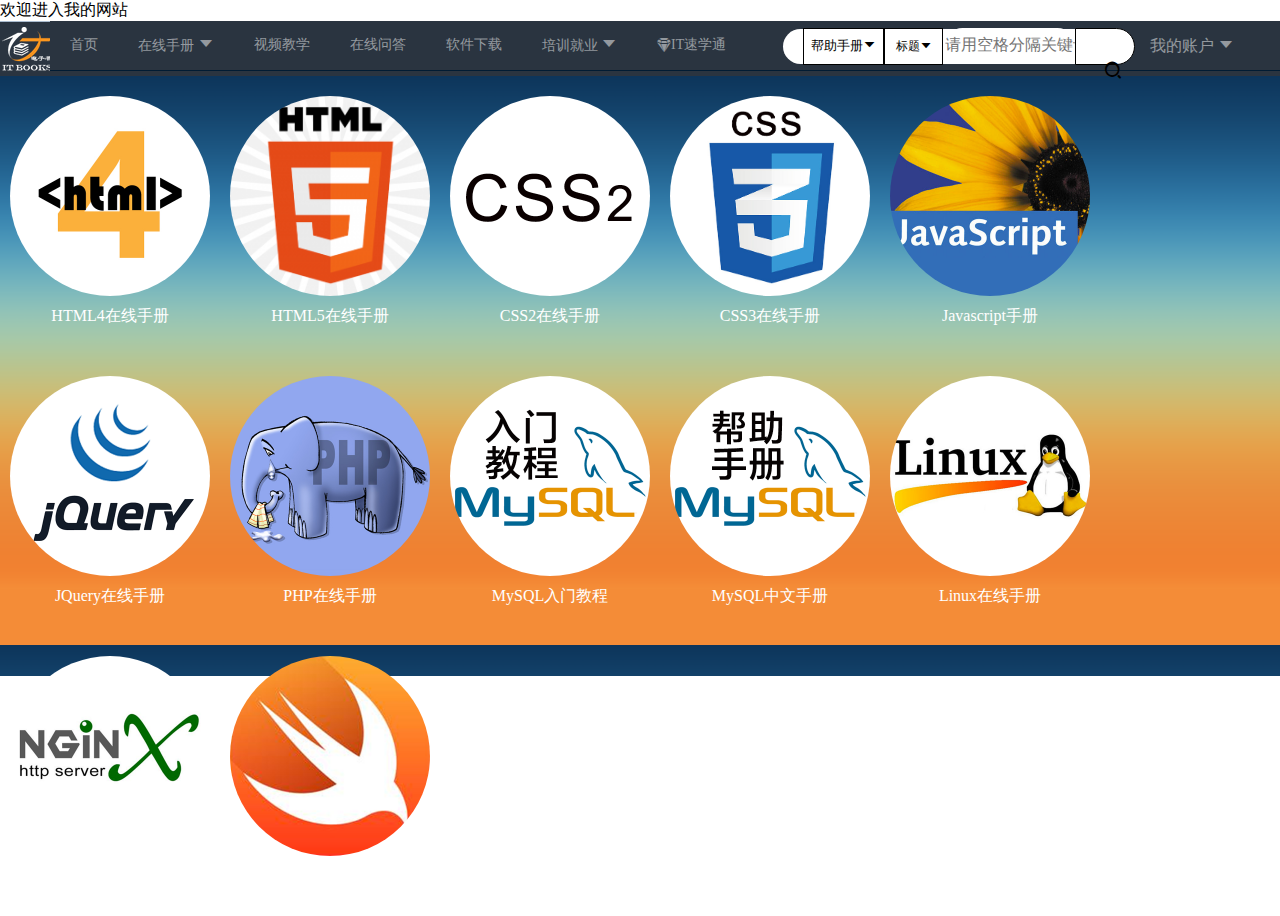
<file: index.html>
<html>
    <head>
        <title>我的第一个网页</title>
        <meta charset="UTF-8">
        <meta name="viewport" content="width=device-width, initial-scale=1.0">
        <link href="font_3/iconfont.css" rel="stylesheet" type="text/css"/>
        <link href="font_5/iconfont.css" rel="stylesheet" type="text/css"/>
        <link href="font_6/iconfont.css" rel="stylesheet" type="text/css"/>
        <link href="index.css" rel="stylesheet" type="text/css"/>
    </head>
    <body>
        <div>欢迎进入我的网站</div>
        <div class="lpl">
            <a class="lal" href="file:///C:/Users/Administrator/Desktop/test/public_html/tex/index.html"></a>
            <a class="m0" href="http://www.itbooks.cn/">首页</a>
            <dl class="m1">
                <dt>在线手册
                <span class="iconfont k0">&#xe64a;</span>
                </dt>
                <dd style="display">
                    <a href="http://www.itbooks.cn/book/2">
                        <span class="iconfont">&#xe643;</span>HTML4手册
                    </a></br>
                    <a href="http://www.itbooks.cn/book/3">
                        <span class="iconfont">&#xe643;</span>HTML5手册
                    </a></br>
                    <a href="http://www.itbooks.cn/book/4">
                        <span class="iconfont">&#xe643;</span>CSS2手册
                    </a></br>
                    <a href="http://www.itbooks.cn/book/5">
                        <span class="iconfont">&#xe643;</span>CSS3手册
                    </a></br>
                    <a href="http://www.itbooks.cn/book/6">
                        <span class="iconfont">&#xe643;</span>JAVASCRIPT手册
                    </a></br>
                    <a href="http://www.itbooks.cn/book/1">
                        <span class="iconfont">&#xe643;</span>JQuery手册
                    </a></br>
                    <a href="http://www.itbooks.cn/book/7">
                        <span class="iconfont">&#xe643;</span>PHP手册
                    </a></br>
                    <a href="http://www.itbooks.cn/book/8">
                        <span class="iconfont">&#xe643;</span>MySQL入门教程
                    </a></br>
                    <a href="http://www.itbooks.cn/book/10">
                        <span class="iconfont">&#xe643;</span>MySQL中文手册
                    </a></br>
                    <a href="http://www.itbooks.cn/book/9">
                        <span class="iconfont">&#xe643;</span>Linux手册
                    </a></br>
                    <a href="http://www.itbooks.cn/book/11">
                        <span class="iconfont">&#xe643;</span>Nginx手册
                    </a></br>
                    <a href="http://www.itbooks.cn/book/12">
                        <span class="iconfont">&#xe643;</span>Swift语言
                    </a></br>
                </dd>
            </dl>           
            <a class="m2" href="http://www.itbooks.cn/courses">视频教学</a>
            <a class="m3" href="http://www.itbooks.cn/wenda">在线问答</a>
            <a class="m4" href="file:///C:/Users/Administrator/Desktop/test/public_html/%E8%BD%AF%E4%BB%B6/%E8%BD%AF%E4%BB%B6.html">软件下载</a>
             <dl class="m5">
                <dt>培训就业
                <span class="iconfont k0">&#xe64a;</span>
                </dt>
                <dd style="display">
                    <a href="http://www.itbooks.cn/php">
                        <span class="iconfont">&#xe602;</span>培训就业
                    </a></br>
                    <a href="http://www.itbooks.cn/news/1">
                        <span class="iconfont">&#xe658;</span>网站公告
                    </a></br>
                    <a href="http://www.itbooks.cn/news/2">
                        <span class="iconfont">&#xe60d;</span>行业资讯
                    </a></br>
                       </dd>
            </dl>       
            
            
            <a class="iconfont m6" href="http://www.itbooks.cn/study">&#xe64b;IT速学通</a>
            <div class="iconfont m11">
                <dl class="iconfont m111">
                <dt>帮助手册&#xe64a;
                <span class="iconfont k0"></span>
                </dt>
                <dd style="display">
                    <a href="http://www.itbooks.cn/php">
                        <span class="iconfont">帮助手册</span>
                    </a></br>
                    <a href="http://www.itbooks.cn/news/1">
                        <span class="iconfont">视频教程</span>
                    </a></br>
                      <a href="http://www.itbooks.cn/news/1">
                        <span class="iconfont">在线回答</span>
                    </a></br>
                   
                       </dd>
            </dl>       
               
                  <dl class="iconfont m222">
                <dt>标题&#xe64a;
                <span class="iconfont k0"></span>
                </dt>
                <dd style="display">
                    <a href="http://www.itbooks.cn/php">
                        <span class="iconfont">标题</span>
                    </a></br>
                    <a href="http://www.itbooks.cn/news/1">
                        <span class="iconfont">全文</span>
                    </a></br>
                  
                       </dd>
            </dl>       
              
                <input class="iconfont" type="text" id="m8" value maxlength="65"  placeholder="请用空格分隔关键词" />
               
                  <dl class="iconfont m333">
                      <a class="iconfont m00000">&#xe606;
                      </a>
                  </dl>
            </div>
            <dl class="m7">
                <dt>我的账户
                <span class="iconfont k0">&#xe64a;</span>
                </dt>
                <dd style="display">
                    <a href="http://www.itbooks.cn/php">
                        <span class="iconfont">&#xe664;</span>本站账户登录
                    </a></br>
                    <a href="http://www.itbooks.cn/news/1">
                        <span class="iconfont">&#xe65a;</span>QQ登录
                    </a></br>
                    <a href="http://www.itbooks.cn/news/2">
                        <span class="iconfont">&#xe634;</span>微博登陆
                    </a></br>
                       </dd>
            </dl>       
        </div>
        
        <div class="lol"> 
        
            <div class="box">
                <a  href="http://www.itbooks.cn/book/2">
                    <img src="4.png" />
                </a>
            <p>HTML4在线手册</p>
            </div>
               <div class="box">
                <a  href="http://www.itbooks.cn/book/3">
                    <img src="5.png" />
                </a>
            <p>HTML5在线手册</p>
            </div>
               <div class="box">
                <a  href="http://www.itbooks.cn/book/4">
                    <img src="6.png" />
                </a>
            <p>CSS2在线手册</p>
            </div>
               <div class="box">
                <a  href="http://www.itbooks.cn/book/5">
                    <img src="7.png" />
                </a>
            <p>CSS3在线手册</p>
            </div>
               <div class="box">
                <a  href="http://www.itbooks.cn/book/6">
                    <img src="8.png" />
                </a>
            <p>Javascript手册</p>
            </div>
               <div class="box">
                <a  href="http://www.itbooks.cn/book/1">
                    <img src="9.png" />
                </a>
            <p>JQuery在线手册</p>
            </div>
               <div class="box">
                <a  href="http://www.itbooks.cn/book/7">
                    <img src="10.png" />
                </a>
            <p>PHP在线手册</p>
            </div>
         
               <div class="box">
                <a  href="http://www.itbooks.cn/book/8">
                    <img src="11.png" />
                </a>
            <p>MySQL入门教程</p>
            </div>
            <div class="box">
                <a  href="http://www.itbooks.cn/book/10">
                    <img src="12.png" />
                </a>
            <p>MySQL中文手册</p>
            </div>
            <div class="box">
                <a  href="http://www.itbooks.cn/book/9">
                    <img src="13.png" />
                </a>
            <p>Linux在线手册</p>
            </div>
            <div class="box">
                <a  href="http://www.itbooks.cn/book/11">
                    <img src="14.png" />
                </a>
            <p>Nginx在线手册</p>
            </div>
            <div class="box">
                <a  href="http://www.itbooks.cn/book/12">
                    <img src="15.png" />
                </a>
            <p>Swift语言</p>
            </div>
      
       
        
<!--            <a class="qwe2" href="http://www.itbooks.cn/book/3"></a>
            <a class="qwe3" href="http://www.itbooks.cn/book/4"></a>
            <a class="qwe4" href="http://www.itbooks.cn/book/5"></a>

<a class="qwe5" href="http://www.itbooks.cn/book/6"></a>
<a class="qwe6" href="http://www.itbooks.cn/book/1"></a>
       
        <div class="qw1"></div>
        <div class="qw2">HTML5在线手册</div>
        <div class="qw3">CSS2在线手册</div>
        <div class="qw4">CSS3在线手册</div>
        <div class="qw5">JAVASCRIPT手册</div>
        <div class="qw6">JQUERY手册</div>
        <a class="qwe7" href="http://www.itbooks.cn/book/7"></a>
<a class="qwe8" href="http://www.itbooks.cn/book/8"></a>
        
<a class="qwe9" href="http://www.itbooks.cn/book/9"></a>
<a class="qwe10" href="http://www.itbooks.cn/book/10"></a>
<a class="qwe11" href="http://www.itbooks.cn/book/11"></a>
<a class="qwe12" href=http://www.itbooks.cn/book/12></a>
        
        <div class="qw7">PHP在线手册</div>
        <div class="qw8">MYSQL入门教程</div>
        <div class="qw9">MYSQL中文手册</div>
        <div class="qw10">LINUX在线手册</div>
        <div class="qw11">NGINX在线手册</div>
        <div class="qw12">SWIFT语言</div>-->
     
        </div>
        
        
        
        
  
  

    </body>
</html>
</file>
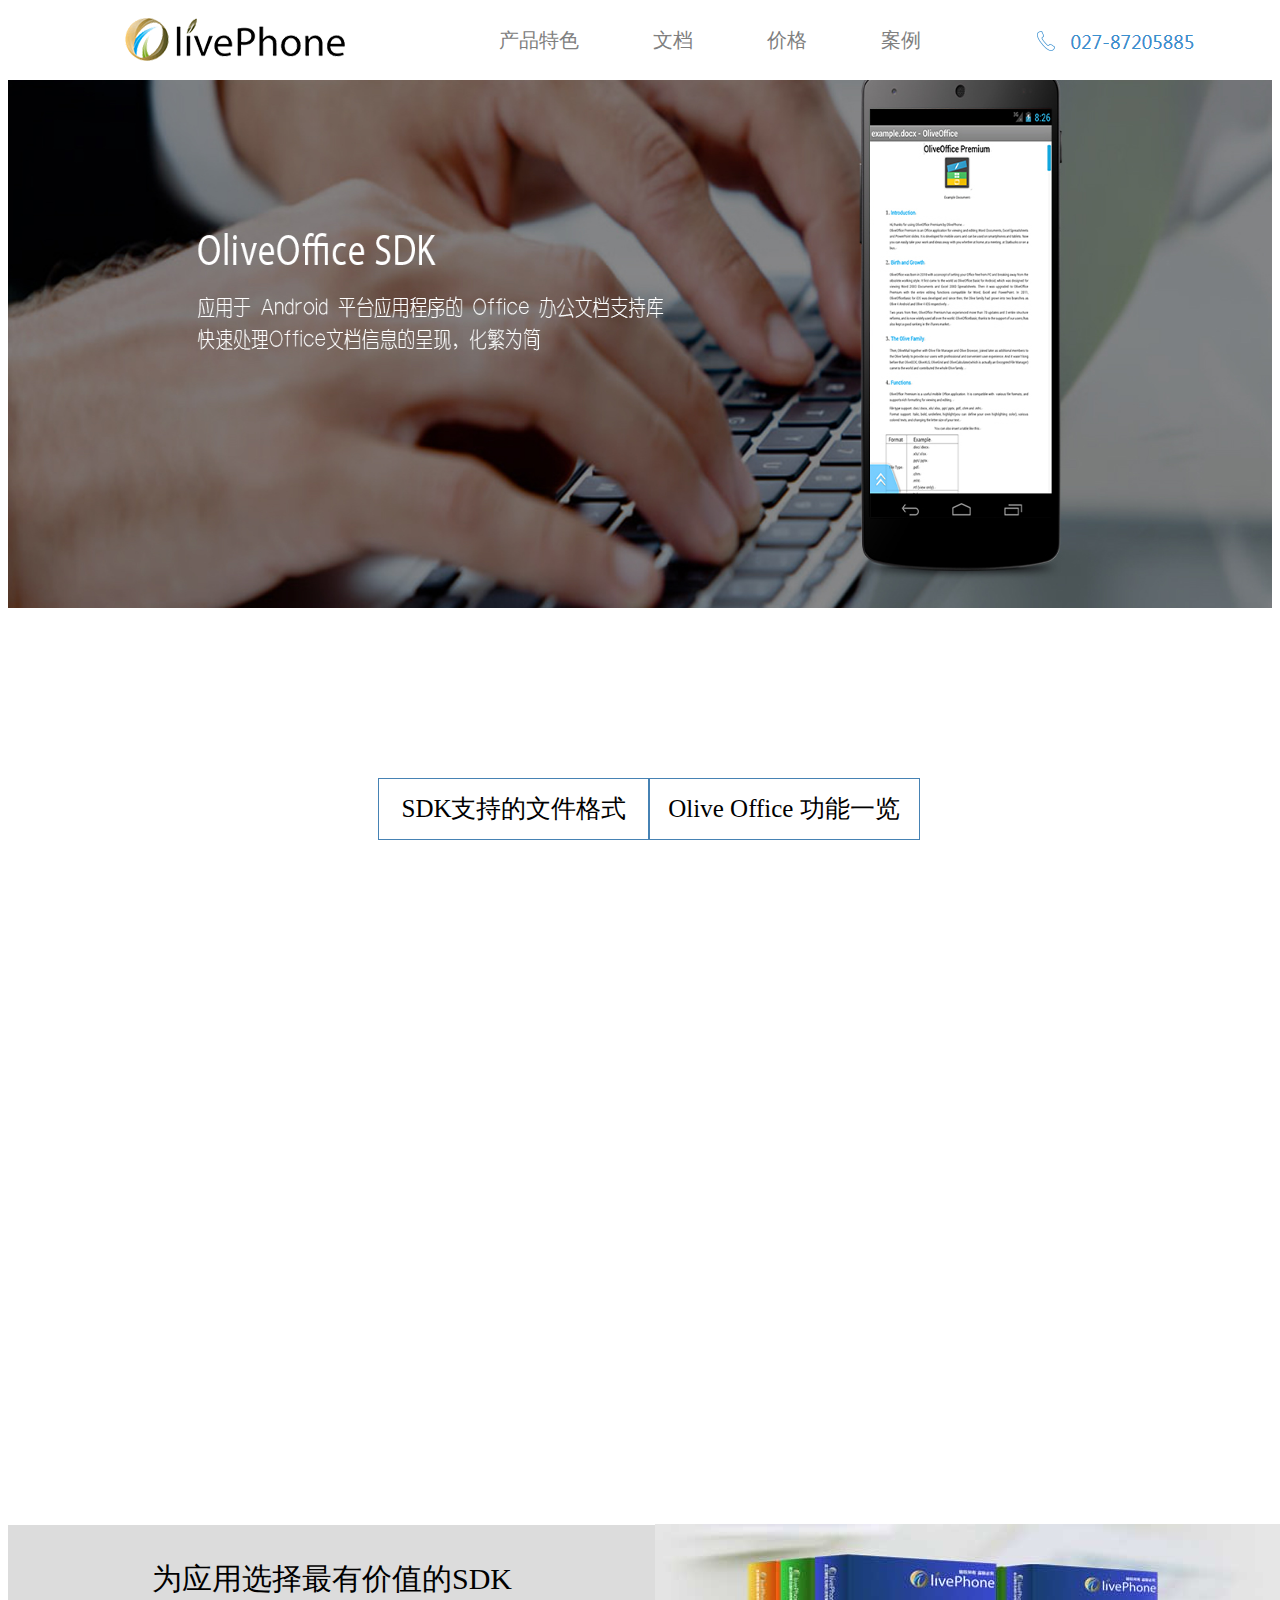
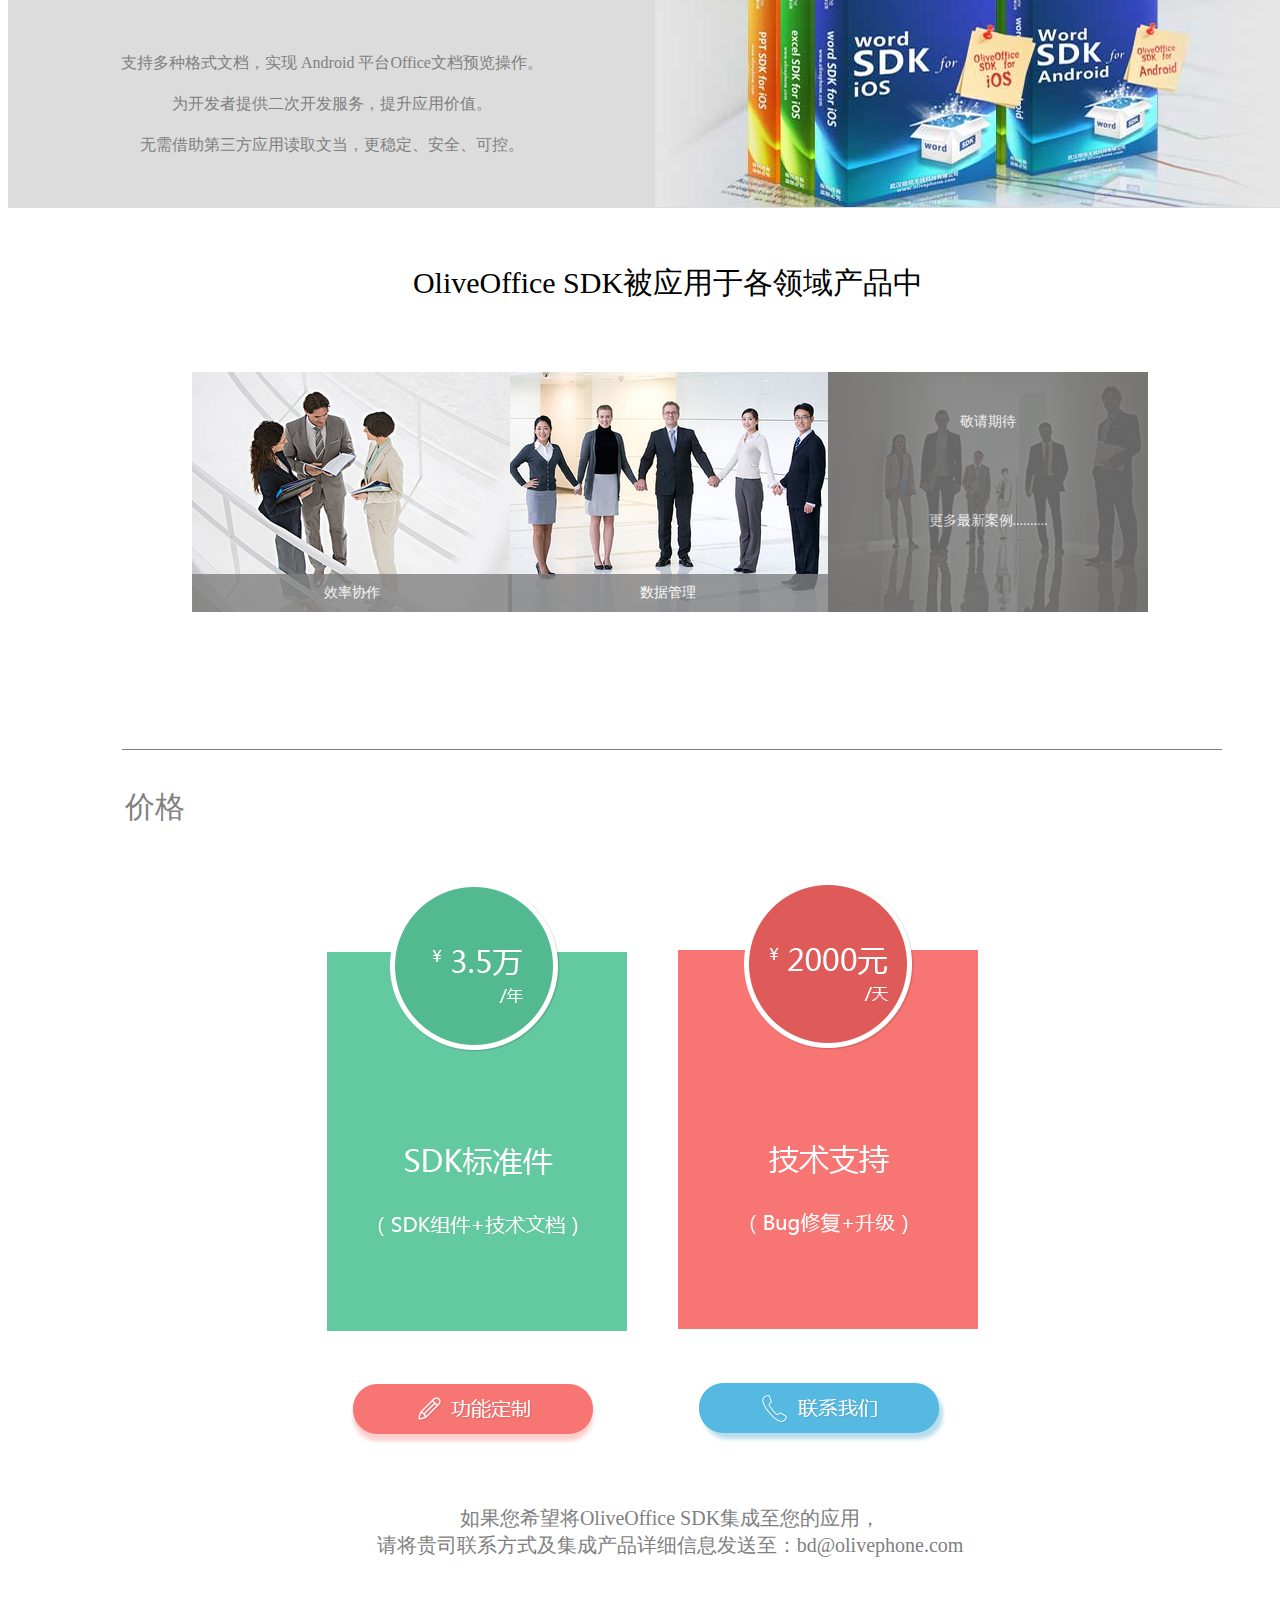
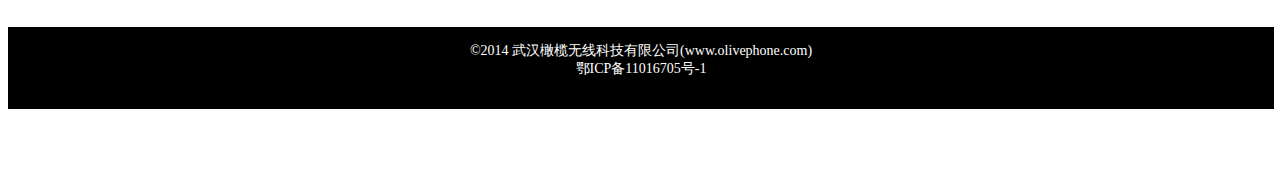
<file: text.html>
<!DOCTYPE html>


<html>
    <head>
        <title>TODO supply a title</title>
        <meta charset="UTF-8">
        <meta name="viewport" content="width=device-width, initial-scale=1.0">
        <link href="text.css" rel="stylesheet" type="text/css"/>

    </head>
    <body>
        
        
        <div class="ma">
            
            <div class="ma1">
                <img src="20.png">
            </div>
            <a href="#cad">产品特色</a>
            <a href="https://hackmd.io/EwQwrADApsDGDsBaAnFAbMxAWKziIA4IQDFhgBGKWAIwGZg6w8g=#android-office-sdk">文档</a>
            <a href="#ccd">价格</a>
            <a href="#cbd">案例</a>
            <div class="ma0">
                <img src="21.png">
            </div>
        </div>
        <div class="q1">
            <img src="22.jpg">
        </div>
        <div class="q2">
            <div onclick="test(1)"  id="cad">SDK支持的文件格式
                <img class="kk" id="xx" src="24.png">
            </div>
            <div onclick="css(1)"  id="vv">Olive Office 功能一览
                <img class="ll" id="zz" src="23.jpg">
            </div>
        </div>
        <div class="q3">
            <div class="q4">
                <div class="q11">为应用选择最有价值的SDK</div>
                <p>支持多种格式文档，实现 Android 平台Office文档预览操作。</p>
                <p>为开发者提供二次开发服务，提升应用价值。</p>
                <p>无需借助第三方应用读取文当，更稳定、安全、可控。</p>
            </div>
            <div class="q6">
                <img src="25.jpg">
            </div>
        </div>
        <div class="w1">
            <div id="cbd">OliveOffice SDK被应用于各领域产品中</div>
        </div>
        <div class="w2">
            <div><a href="file:///C:/Users/Administrator/Desktop/%E6%A9%84%E6%A6%84%E7%A7%91%E6%8A%80/text.html">
                <img src="30.jpg">
                </a>
            </div>
            <div><a href="file:///C:/Users/Administrator/Desktop/%E6%A9%84%E6%A6%84%E7%A7%91%E6%8A%80/text1.html">
                <img src="31.jpg">
                </a>
            </div>
          
            <div><a href="file:///C:/Users/Administrator/Desktop/%E6%A9%84%E6%A6%84%E7%A7%91%E6%8A%80/index.html#">
                <img src="32.jpg">
                </a>
            </div>
            <a class="w3" href="file:///C:/Users/Administrator/Desktop/%E6%A9%84%E6%A6%84%E7%A7%91%E6%8A%80/text.html">
                <span>效率协作</span>
            </a>
            <a class="w4" href="file:///C:/Users/Administrator/Desktop/%E6%A9%84%E6%A6%84%E7%A7%91%E6%8A%80/text1.html">
                <span>数据管理</span>
            </a>
           
            <a class="w5" href="file:///C:/Users/Administrator/Desktop/%E6%A9%84%E6%A6%84%E7%A7%91%E6%8A%80/index.html#">
                <span>敬请期待<br>更多最新案例..........</span>
               
            </a>
            
        </div>
        <div class="e1">
        </div>
        <div class="e2">
            <span id="ccd">价格</span>
        </div>
        <div class="e3">
            <img src="33.png">
        </div>
        <div class="e4">
            <img src="34.png">
        </div>
        <div class="e5">
            <img src="40.png">
        </div>
          <div class="e55">
            <img src="0.png">
        </div>
        <div class="e6">
            <p>如果您希望将OliveOffice SDK集成至您的应用，<br/>
                请将贵司联系方式及集成产品详细信息发送至：bd@olivephone.com
            </p>
        </div>
        <div class="e7">
            <p>©2014 武汉橄榄无线科技有限公司(www.olivephone.com)<br/>
                鄂ICP备11016705号-1
            </p>
        </div>
        
       <script type="text/javascript" src="text.js"></script>
    </body>
</html>
</file>
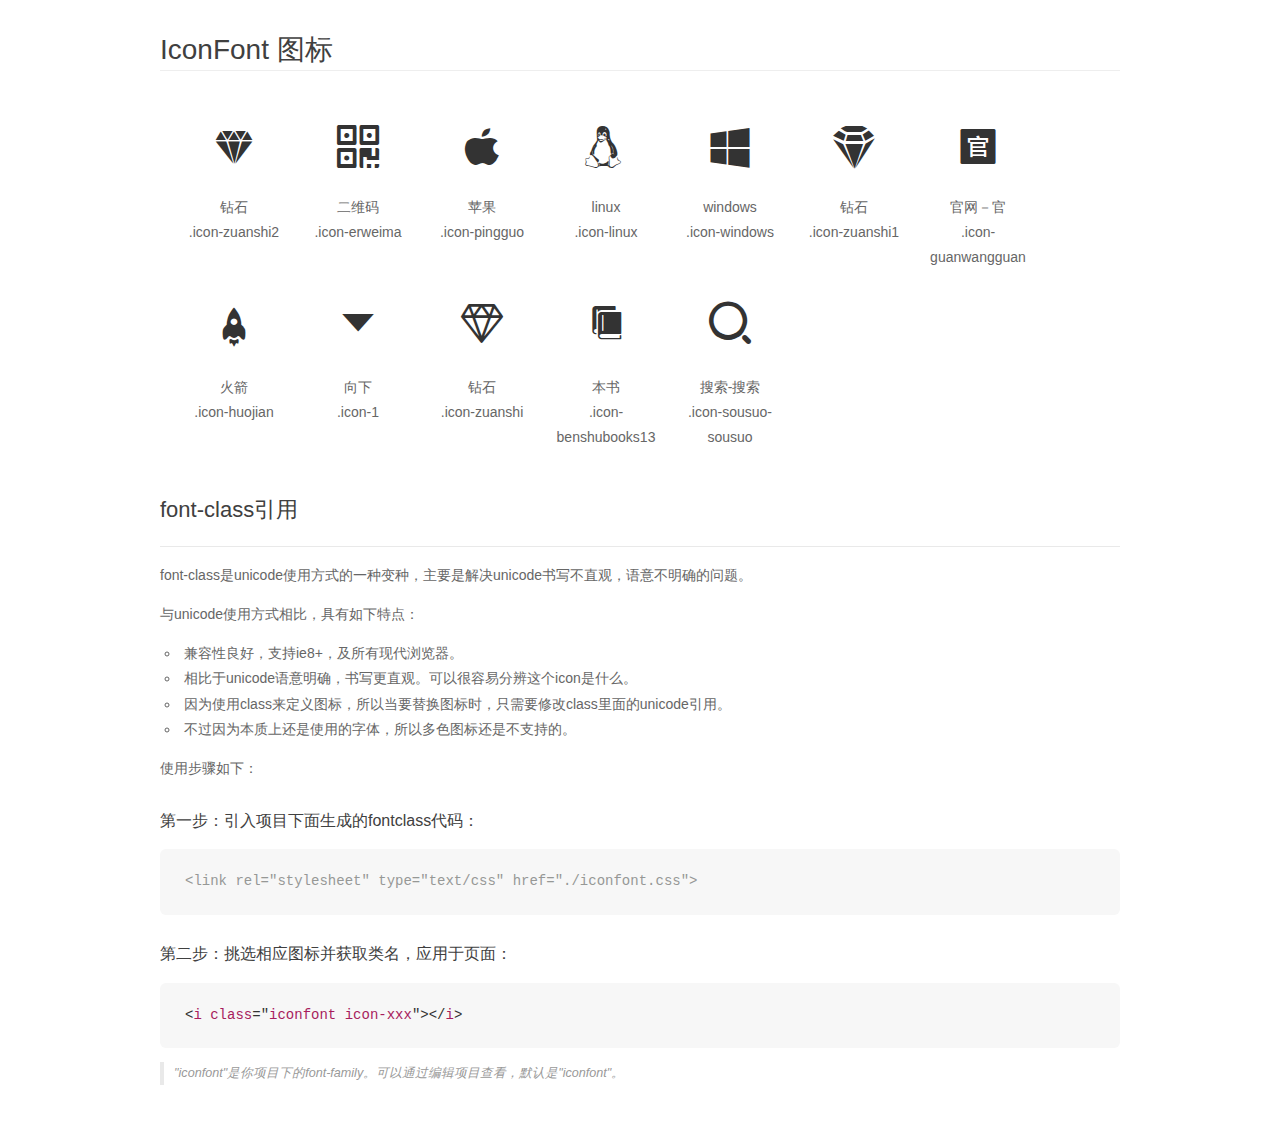
<file: font_3/demo_fontclass.html>
<!DOCTYPE html>
<html>
<head>
    <meta charset="utf-8"/>
    <title>IconFont</title>
    <link rel="stylesheet" href="demo.css">
    <link rel="stylesheet" href="iconfont.css">
</head>
<body>
    <div class="main markdown">
        <h1>IconFont 图标</h1>
        <ul class="icon_lists clear">
            
                <li>
                <i class="icon iconfont icon-zuanshi2"></i>
                    <div class="name">钻石</div>
                    <div class="fontclass">.icon-zuanshi2</div>
                </li>
            
                <li>
                <i class="icon iconfont icon-erweima"></i>
                    <div class="name">二维码</div>
                    <div class="fontclass">.icon-erweima</div>
                </li>
            
                <li>
                <i class="icon iconfont icon-pingguo"></i>
                    <div class="name">苹果</div>
                    <div class="fontclass">.icon-pingguo</div>
                </li>
            
                <li>
                <i class="icon iconfont icon-linux"></i>
                    <div class="name">linux</div>
                    <div class="fontclass">.icon-linux</div>
                </li>
            
                <li>
                <i class="icon iconfont icon-windows"></i>
                    <div class="name">windows</div>
                    <div class="fontclass">.icon-windows</div>
                </li>
            
                <li>
                <i class="icon iconfont icon-zuanshi1"></i>
                    <div class="name">钻石</div>
                    <div class="fontclass">.icon-zuanshi1</div>
                </li>
            
                <li>
                <i class="icon iconfont icon-guanwangguan"></i>
                    <div class="name">官网－官</div>
                    <div class="fontclass">.icon-guanwangguan</div>
                </li>
            
                <li>
                <i class="icon iconfont icon-huojian"></i>
                    <div class="name">火箭</div>
                    <div class="fontclass">.icon-huojian</div>
                </li>
            
                <li>
                <i class="icon iconfont icon-1"></i>
                    <div class="name">向下</div>
                    <div class="fontclass">.icon-1</div>
                </li>
            
                <li>
                <i class="icon iconfont icon-zuanshi"></i>
                    <div class="name">钻石</div>
                    <div class="fontclass">.icon-zuanshi</div>
                </li>
            
                <li>
                <i class="icon iconfont icon-benshubooks13"></i>
                    <div class="name">本书</div>
                    <div class="fontclass">.icon-benshubooks13</div>
                </li>
            
                <li>
                <i class="icon iconfont icon-sousuo-sousuo"></i>
                    <div class="name">搜索-搜索</div>
                    <div class="fontclass">.icon-sousuo-sousuo</div>
                </li>
            
        </ul>

        <h2 id="font-class-">font-class引用</h2>
        <hr>

        <p>font-class是unicode使用方式的一种变种，主要是解决unicode书写不直观，语意不明确的问题。</p>
        <p>与unicode使用方式相比，具有如下特点：</p>
        <ul>
        <li>兼容性良好，支持ie8+，及所有现代浏览器。</li>
        <li>相比于unicode语意明确，书写更直观。可以很容易分辨这个icon是什么。</li>
        <li>因为使用class来定义图标，所以当要替换图标时，只需要修改class里面的unicode引用。</li>
        <li>不过因为本质上还是使用的字体，所以多色图标还是不支持的。</li>
        </ul>
        <p>使用步骤如下：</p>
        <h3 id="-fontclass-">第一步：引入项目下面生成的fontclass代码：</h3>


        <pre><code class="lang-js hljs javascript"><span class="hljs-comment">&lt;link rel="stylesheet" type="text/css" href="./iconfont.css"&gt;</span></code></pre>
        <h3 id="-">第二步：挑选相应图标并获取类名，应用于页面：</h3>
        <pre><code class="lang-css hljs">&lt;<span class="hljs-selector-tag">i</span> <span class="hljs-selector-tag">class</span>="<span class="hljs-selector-tag">iconfont</span> <span class="hljs-selector-tag">icon-xxx</span>"&gt;&lt;/<span class="hljs-selector-tag">i</span>&gt;</code></pre>
        <blockquote>
        <p>"iconfont"是你项目下的font-family。可以通过编辑项目查看，默认是"iconfont"。</p>
        </blockquote>
    </div>
</body>
</html>
</file>
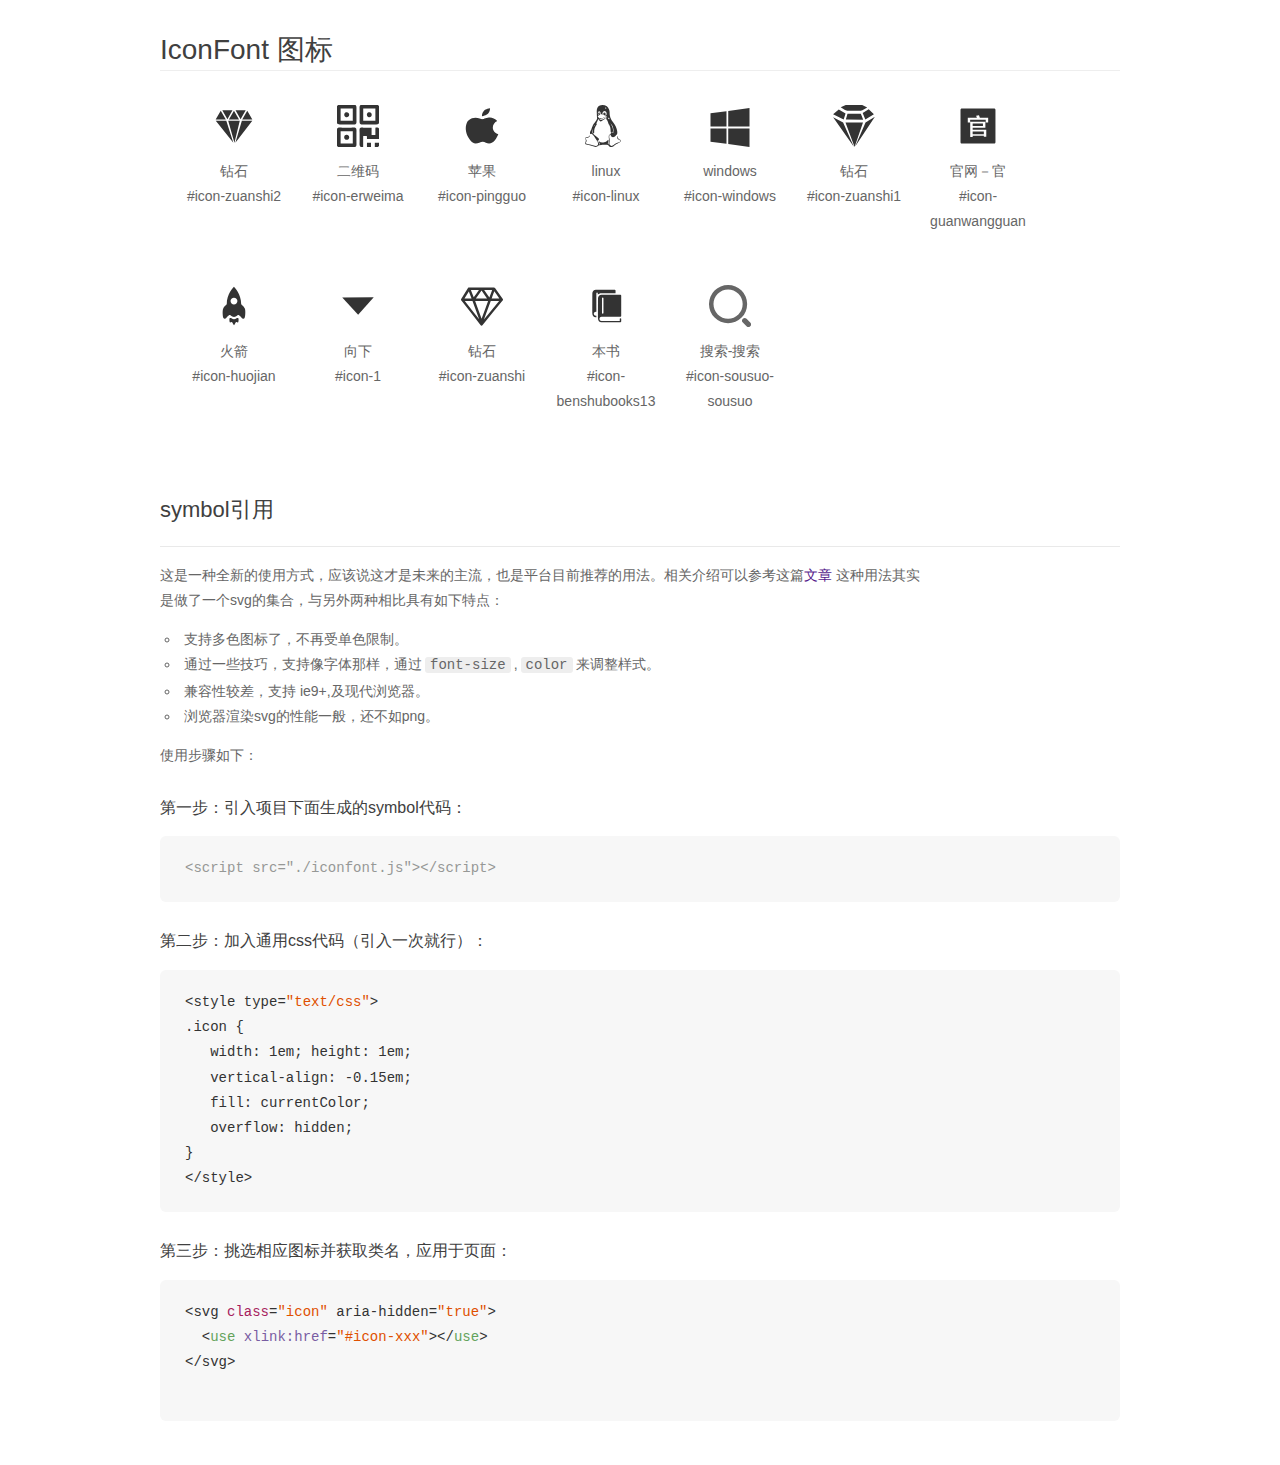
<file: font_3/demo_symbol.html>
<!DOCTYPE html>
<html>
<head>
    <meta charset="utf-8"/>
    <title>IconFont</title>
    <link rel="stylesheet" href="demo.css">
    <script src="iconfont.js"></script>

    <style type="text/css">
        .icon {
          /* 通过设置 font-size 来改变图标大小 */
          width: 1em; height: 1em;
          /* 图标和文字相邻时，垂直对齐 */
          vertical-align: -0.15em;
          /* 通过设置 color 来改变 SVG 的颜色/fill */
          fill: currentColor;
          /* path 和 stroke 溢出 viewBox 部分在 IE 下会显示
             normalize.css 中也包含这行 */
          overflow: hidden;
        }

    </style>
</head>
<body>
    <div class="main markdown">
        <h1>IconFont 图标</h1>
        <ul class="icon_lists clear">
            
                <li>
                    <svg class="icon" aria-hidden="true">
                        <use xlink:href="#icon-zuanshi2"></use>
                    </svg>
                    <div class="name">钻石</div>
                    <div class="fontclass">#icon-zuanshi2</div>
                </li>
            
                <li>
                    <svg class="icon" aria-hidden="true">
                        <use xlink:href="#icon-erweima"></use>
                    </svg>
                    <div class="name">二维码</div>
                    <div class="fontclass">#icon-erweima</div>
                </li>
            
                <li>
                    <svg class="icon" aria-hidden="true">
                        <use xlink:href="#icon-pingguo"></use>
                    </svg>
                    <div class="name">苹果</div>
                    <div class="fontclass">#icon-pingguo</div>
                </li>
            
                <li>
                    <svg class="icon" aria-hidden="true">
                        <use xlink:href="#icon-linux"></use>
                    </svg>
                    <div class="name">linux</div>
                    <div class="fontclass">#icon-linux</div>
                </li>
            
                <li>
                    <svg class="icon" aria-hidden="true">
                        <use xlink:href="#icon-windows"></use>
                    </svg>
                    <div class="name">windows</div>
                    <div class="fontclass">#icon-windows</div>
                </li>
            
                <li>
                    <svg class="icon" aria-hidden="true">
                        <use xlink:href="#icon-zuanshi1"></use>
                    </svg>
                    <div class="name">钻石</div>
                    <div class="fontclass">#icon-zuanshi1</div>
                </li>
            
                <li>
                    <svg class="icon" aria-hidden="true">
                        <use xlink:href="#icon-guanwangguan"></use>
                    </svg>
                    <div class="name">官网－官</div>
                    <div class="fontclass">#icon-guanwangguan</div>
                </li>
            
                <li>
                    <svg class="icon" aria-hidden="true">
                        <use xlink:href="#icon-huojian"></use>
                    </svg>
                    <div class="name">火箭</div>
                    <div class="fontclass">#icon-huojian</div>
                </li>
            
                <li>
                    <svg class="icon" aria-hidden="true">
                        <use xlink:href="#icon-1"></use>
                    </svg>
                    <div class="name">向下</div>
                    <div class="fontclass">#icon-1</div>
                </li>
            
                <li>
                    <svg class="icon" aria-hidden="true">
                        <use xlink:href="#icon-zuanshi"></use>
                    </svg>
                    <div class="name">钻石</div>
                    <div class="fontclass">#icon-zuanshi</div>
                </li>
            
                <li>
                    <svg class="icon" aria-hidden="true">
                        <use xlink:href="#icon-benshubooks13"></use>
                    </svg>
                    <div class="name">本书</div>
                    <div class="fontclass">#icon-benshubooks13</div>
                </li>
            
                <li>
                    <svg class="icon" aria-hidden="true">
                        <use xlink:href="#icon-sousuo-sousuo"></use>
                    </svg>
                    <div class="name">搜索-搜索</div>
                    <div class="fontclass">#icon-sousuo-sousuo</div>
                </li>
            
        </ul>


        <h2 id="symbol-">symbol引用</h2>
        <hr>

        <p>这是一种全新的使用方式，应该说这才是未来的主流，也是平台目前推荐的用法。相关介绍可以参考这篇<a href="">文章</a>
        这种用法其实是做了一个svg的集合，与另外两种相比具有如下特点：</p>
        <ul>
          <li>支持多色图标了，不再受单色限制。</li>
          <li>通过一些技巧，支持像字体那样，通过<code>font-size</code>,<code>color</code>来调整样式。</li>
          <li>兼容性较差，支持 ie9+,及现代浏览器。</li>
          <li>浏览器渲染svg的性能一般，还不如png。</li>
        </ul>
        <p>使用步骤如下：</p>
        <h3 id="-symbol-">第一步：引入项目下面生成的symbol代码：</h3>
        <pre><code class="lang-js hljs javascript"><span class="hljs-comment">&lt;script src="./iconfont.js"&gt;&lt;/script&gt;</span></code></pre>
        <h3 id="-css-">第二步：加入通用css代码（引入一次就行）：</h3>
        <pre><code class="lang-js hljs javascript">&lt;style type=<span class="hljs-string">"text/css"</span>&gt;
.icon {
   width: <span class="hljs-number">1</span>em; height: <span class="hljs-number">1</span>em;
   vertical-align: <span class="hljs-number">-0.15</span>em;
   fill: currentColor;
   overflow: hidden;
}
&lt;<span class="hljs-regexp">/style&gt;</span></code></pre>
        <h3 id="-">第三步：挑选相应图标并获取类名，应用于页面：</h3>
        <pre><code class="lang-js hljs javascript">&lt;svg <span class="hljs-class"><span class="hljs-keyword">class</span></span>=<span class="hljs-string">"icon"</span> aria-hidden=<span class="hljs-string">"true"</span>&gt;<span class="xml"><span class="hljs-tag">
  &lt;<span class="hljs-name">use</span> <span class="hljs-attr">xlink:href</span>=<span class="hljs-string">"#icon-xxx"</span>&gt;</span><span class="hljs-tag">&lt;/<span class="hljs-name">use</span>&gt;</span>
</span>&lt;<span class="hljs-regexp">/svg&gt;
        </span></code></pre>
    </div>
</body>
</html>
</file>
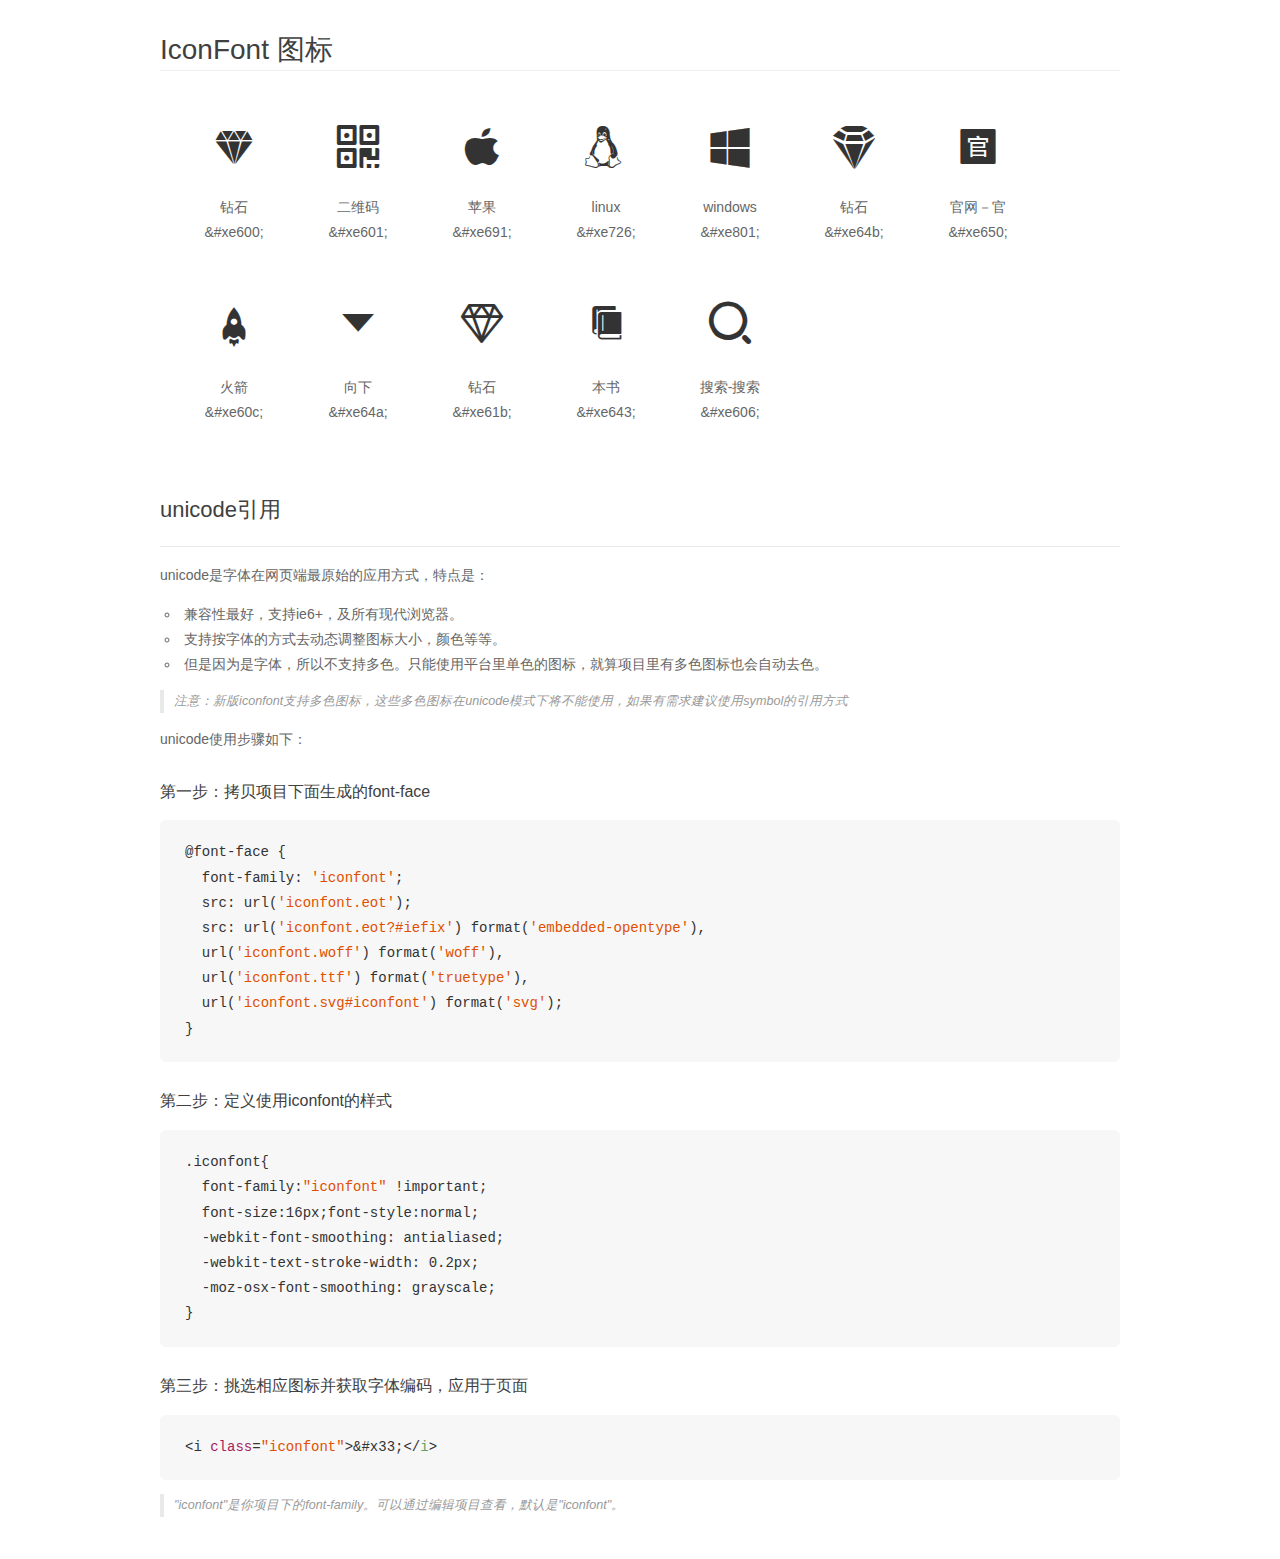
<file: font_3/demo_unicode.html>
<!DOCTYPE html>
<html>
<head>
    <meta charset="utf-8"/>
    <title>IconFont</title>
    <link rel="stylesheet" href="demo.css">

    <style type="text/css">

        @font-face {font-family: "iconfont";
          src: url('iconfont.eot'); /* IE9*/
          src: url('iconfont.eot#iefix') format('embedded-opentype'), /* IE6-IE8 */
          url('iconfont.woff') format('woff'), /* chrome, firefox */
          url('iconfont.ttf') format('truetype'), /* chrome, firefox, opera, Safari, Android, iOS 4.2+*/
          url('iconfont.svg#iconfont') format('svg'); /* iOS 4.1- */
        }

        .iconfont {
          font-family:"iconfont" !important;
          font-size:16px;
          font-style:normal;
          -webkit-font-smoothing: antialiased;
          -webkit-text-stroke-width: 0.2px;
          -moz-osx-font-smoothing: grayscale;
        }

    </style>
</head>
<body>
    <div class="main markdown">
        <h1>IconFont 图标</h1>
        <ul class="icon_lists clear">
            
                <li>
                <i class="icon iconfont">&#xe600;</i>
                    <div class="name">钻石</div>
                    <div class="code">&amp;#xe600;</div>
                </li>
            
                <li>
                <i class="icon iconfont">&#xe601;</i>
                    <div class="name">二维码</div>
                    <div class="code">&amp;#xe601;</div>
                </li>
            
                <li>
                <i class="icon iconfont">&#xe691;</i>
                    <div class="name">苹果</div>
                    <div class="code">&amp;#xe691;</div>
                </li>
            
                <li>
                <i class="icon iconfont">&#xe726;</i>
                    <div class="name">linux</div>
                    <div class="code">&amp;#xe726;</div>
                </li>
            
                <li>
                <i class="icon iconfont">&#xe801;</i>
                    <div class="name">windows</div>
                    <div class="code">&amp;#xe801;</div>
                </li>
            
                <li>
                <i class="icon iconfont">&#xe64b;</i>
                    <div class="name">钻石</div>
                    <div class="code">&amp;#xe64b;</div>
                </li>
            
                <li>
                <i class="icon iconfont">&#xe650;</i>
                    <div class="name">官网－官</div>
                    <div class="code">&amp;#xe650;</div>
                </li>
            
                <li>
                <i class="icon iconfont">&#xe60c;</i>
                    <div class="name">火箭</div>
                    <div class="code">&amp;#xe60c;</div>
                </li>
            
                <li>
                <i class="icon iconfont">&#xe64a;</i>
                    <div class="name">向下</div>
                    <div class="code">&amp;#xe64a;</div>
                </li>
            
                <li>
                <i class="icon iconfont">&#xe61b;</i>
                    <div class="name">钻石</div>
                    <div class="code">&amp;#xe61b;</div>
                </li>
            
                <li>
                <i class="icon iconfont">&#xe643;</i>
                    <div class="name">本书</div>
                    <div class="code">&amp;#xe643;</div>
                </li>
            
                <li>
                <i class="icon iconfont">&#xe606;</i>
                    <div class="name">搜索-搜索</div>
                    <div class="code">&amp;#xe606;</div>
                </li>
            
        </ul>
        <h2 id="unicode-">unicode引用</h2>
        <hr>

        <p>unicode是字体在网页端最原始的应用方式，特点是：</p>
        <ul>
        <li>兼容性最好，支持ie6+，及所有现代浏览器。</li>
        <li>支持按字体的方式去动态调整图标大小，颜色等等。</li>
        <li>但是因为是字体，所以不支持多色。只能使用平台里单色的图标，就算项目里有多色图标也会自动去色。</li>
        </ul>
        <blockquote>
        <p>注意：新版iconfont支持多色图标，这些多色图标在unicode模式下将不能使用，如果有需求建议使用symbol的引用方式</p>
        </blockquote>
        <p>unicode使用步骤如下：</p>
        <h3 id="-font-face">第一步：拷贝项目下面生成的font-face</h3>
        <pre><code class="lang-js hljs javascript">@font-face {
  font-family: <span class="hljs-string">'iconfont'</span>;
  src: url(<span class="hljs-string">'iconfont.eot'</span>);
  src: url(<span class="hljs-string">'iconfont.eot?#iefix'</span>) format(<span class="hljs-string">'embedded-opentype'</span>),
  url(<span class="hljs-string">'iconfont.woff'</span>) format(<span class="hljs-string">'woff'</span>),
  url(<span class="hljs-string">'iconfont.ttf'</span>) format(<span class="hljs-string">'truetype'</span>),
  url(<span class="hljs-string">'iconfont.svg#iconfont'</span>) format(<span class="hljs-string">'svg'</span>);
}
</code></pre>
        <h3 id="-iconfont-">第二步：定义使用iconfont的样式</h3>
        <pre><code class="lang-js hljs javascript">.iconfont{
  font-family:<span class="hljs-string">"iconfont"</span> !important;
  font-size:<span class="hljs-number">16</span>px;font-style:normal;
  -webkit-font-smoothing: antialiased;
  -webkit-text-stroke-width: <span class="hljs-number">0.2</span>px;
  -moz-osx-font-smoothing: grayscale;
}
</code></pre>
        <h3 id="-">第三步：挑选相应图标并获取字体编码，应用于页面</h3>
        <pre><code class="lang-js hljs javascript">&lt;i <span class="hljs-class"><span class="hljs-keyword">class</span></span>=<span class="hljs-string">"iconfont"</span>&gt;&amp;#x33;<span class="xml"><span class="hljs-tag">&lt;/<span class="hljs-name">i</span>&gt;</span></span></code></pre>

        <blockquote>
        <p>"iconfont"是你项目下的font-family。可以通过编辑项目查看，默认是"iconfont"。</p>
        </blockquote>
    </div>


</body>
</html>
</file>
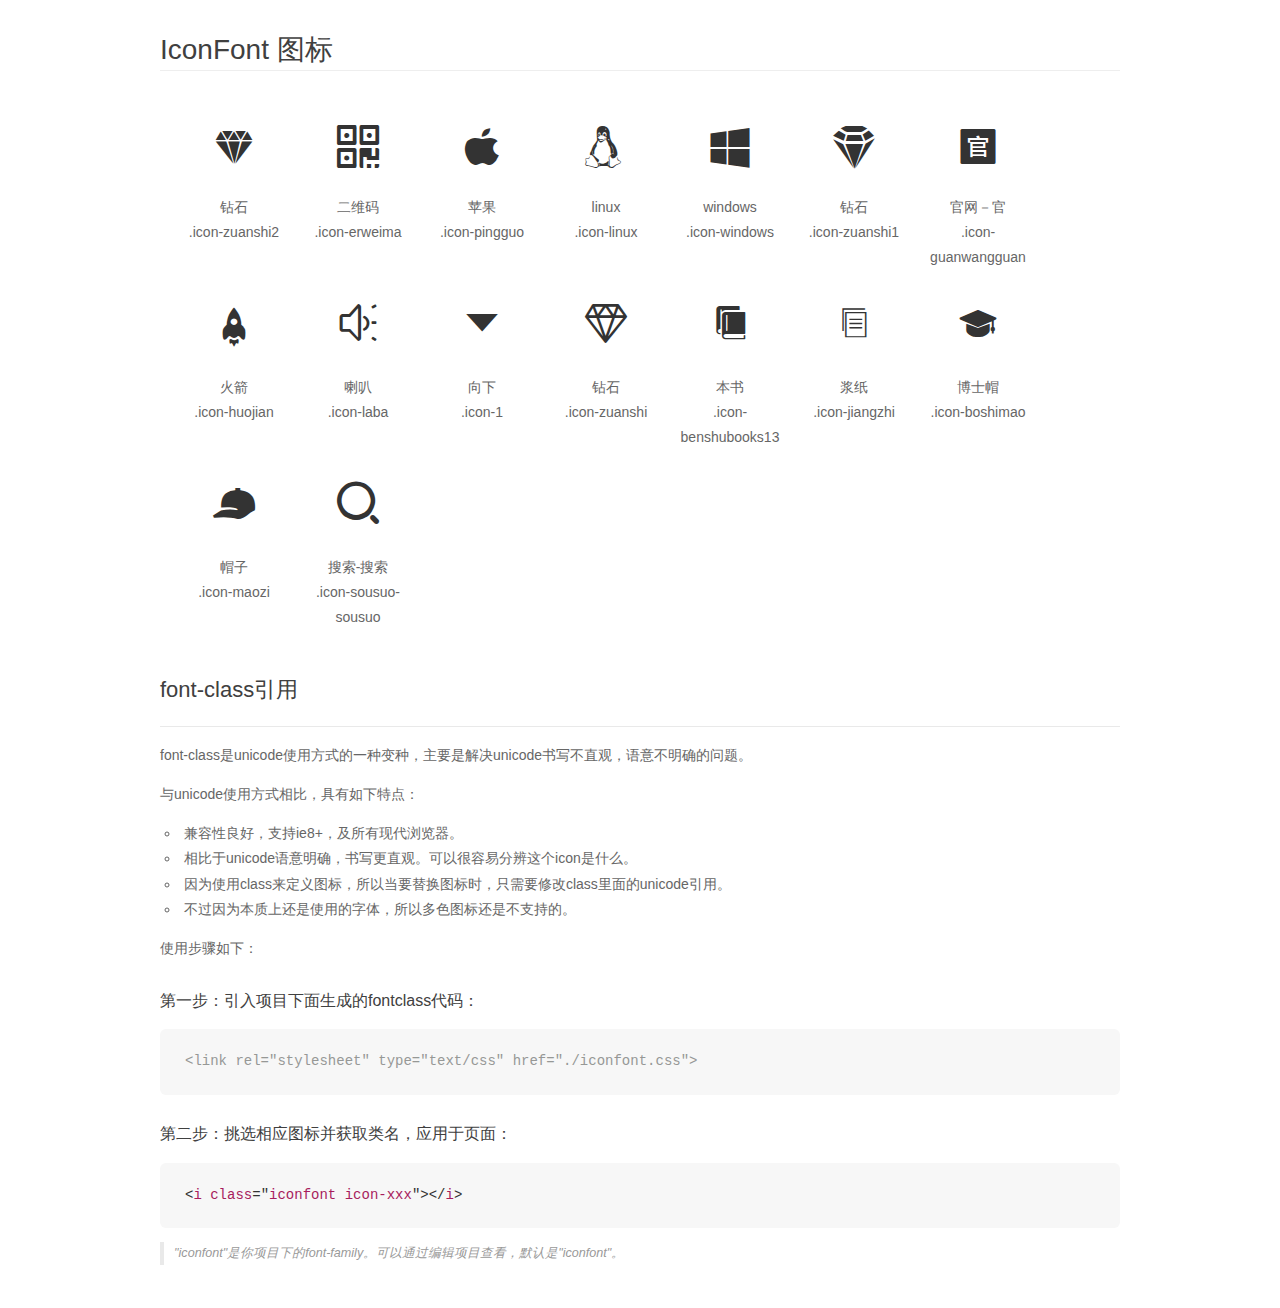
<file: font_5/demo_fontclass.html>
<!DOCTYPE html>
<html>
<head>
    <meta charset="utf-8"/>
    <title>IconFont</title>
    <link rel="stylesheet" href="demo.css">
    <link rel="stylesheet" href="iconfont.css">
</head>
<body>
    <div class="main markdown">
        <h1>IconFont 图标</h1>
        <ul class="icon_lists clear">
            
                <li>
                <i class="icon iconfont icon-zuanshi2"></i>
                    <div class="name">钻石</div>
                    <div class="fontclass">.icon-zuanshi2</div>
                </li>
            
                <li>
                <i class="icon iconfont icon-erweima"></i>
                    <div class="name">二维码</div>
                    <div class="fontclass">.icon-erweima</div>
                </li>
            
                <li>
                <i class="icon iconfont icon-pingguo"></i>
                    <div class="name">苹果</div>
                    <div class="fontclass">.icon-pingguo</div>
                </li>
            
                <li>
                <i class="icon iconfont icon-linux"></i>
                    <div class="name">linux</div>
                    <div class="fontclass">.icon-linux</div>
                </li>
            
                <li>
                <i class="icon iconfont icon-windows"></i>
                    <div class="name">windows</div>
                    <div class="fontclass">.icon-windows</div>
                </li>
            
                <li>
                <i class="icon iconfont icon-zuanshi1"></i>
                    <div class="name">钻石</div>
                    <div class="fontclass">.icon-zuanshi1</div>
                </li>
            
                <li>
                <i class="icon iconfont icon-guanwangguan"></i>
                    <div class="name">官网－官</div>
                    <div class="fontclass">.icon-guanwangguan</div>
                </li>
            
                <li>
                <i class="icon iconfont icon-huojian"></i>
                    <div class="name">火箭</div>
                    <div class="fontclass">.icon-huojian</div>
                </li>
            
                <li>
                <i class="icon iconfont icon-laba"></i>
                    <div class="name">喇叭</div>
                    <div class="fontclass">.icon-laba</div>
                </li>
            
                <li>
                <i class="icon iconfont icon-1"></i>
                    <div class="name">向下</div>
                    <div class="fontclass">.icon-1</div>
                </li>
            
                <li>
                <i class="icon iconfont icon-zuanshi"></i>
                    <div class="name">钻石</div>
                    <div class="fontclass">.icon-zuanshi</div>
                </li>
            
                <li>
                <i class="icon iconfont icon-benshubooks13"></i>
                    <div class="name">本书</div>
                    <div class="fontclass">.icon-benshubooks13</div>
                </li>
            
                <li>
                <i class="icon iconfont icon-jiangzhi"></i>
                    <div class="name">浆纸</div>
                    <div class="fontclass">.icon-jiangzhi</div>
                </li>
            
                <li>
                <i class="icon iconfont icon-boshimao"></i>
                    <div class="name">博士帽</div>
                    <div class="fontclass">.icon-boshimao</div>
                </li>
            
                <li>
                <i class="icon iconfont icon-maozi"></i>
                    <div class="name">帽子</div>
                    <div class="fontclass">.icon-maozi</div>
                </li>
            
                <li>
                <i class="icon iconfont icon-sousuo-sousuo"></i>
                    <div class="name">搜索-搜索</div>
                    <div class="fontclass">.icon-sousuo-sousuo</div>
                </li>
            
        </ul>

        <h2 id="font-class-">font-class引用</h2>
        <hr>

        <p>font-class是unicode使用方式的一种变种，主要是解决unicode书写不直观，语意不明确的问题。</p>
        <p>与unicode使用方式相比，具有如下特点：</p>
        <ul>
        <li>兼容性良好，支持ie8+，及所有现代浏览器。</li>
        <li>相比于unicode语意明确，书写更直观。可以很容易分辨这个icon是什么。</li>
        <li>因为使用class来定义图标，所以当要替换图标时，只需要修改class里面的unicode引用。</li>
        <li>不过因为本质上还是使用的字体，所以多色图标还是不支持的。</li>
        </ul>
        <p>使用步骤如下：</p>
        <h3 id="-fontclass-">第一步：引入项目下面生成的fontclass代码：</h3>


        <pre><code class="lang-js hljs javascript"><span class="hljs-comment">&lt;link rel="stylesheet" type="text/css" href="./iconfont.css"&gt;</span></code></pre>
        <h3 id="-">第二步：挑选相应图标并获取类名，应用于页面：</h3>
        <pre><code class="lang-css hljs">&lt;<span class="hljs-selector-tag">i</span> <span class="hljs-selector-tag">class</span>="<span class="hljs-selector-tag">iconfont</span> <span class="hljs-selector-tag">icon-xxx</span>"&gt;&lt;/<span class="hljs-selector-tag">i</span>&gt;</code></pre>
        <blockquote>
        <p>"iconfont"是你项目下的font-family。可以通过编辑项目查看，默认是"iconfont"。</p>
        </blockquote>
    </div>
</body>
</html>
</file>
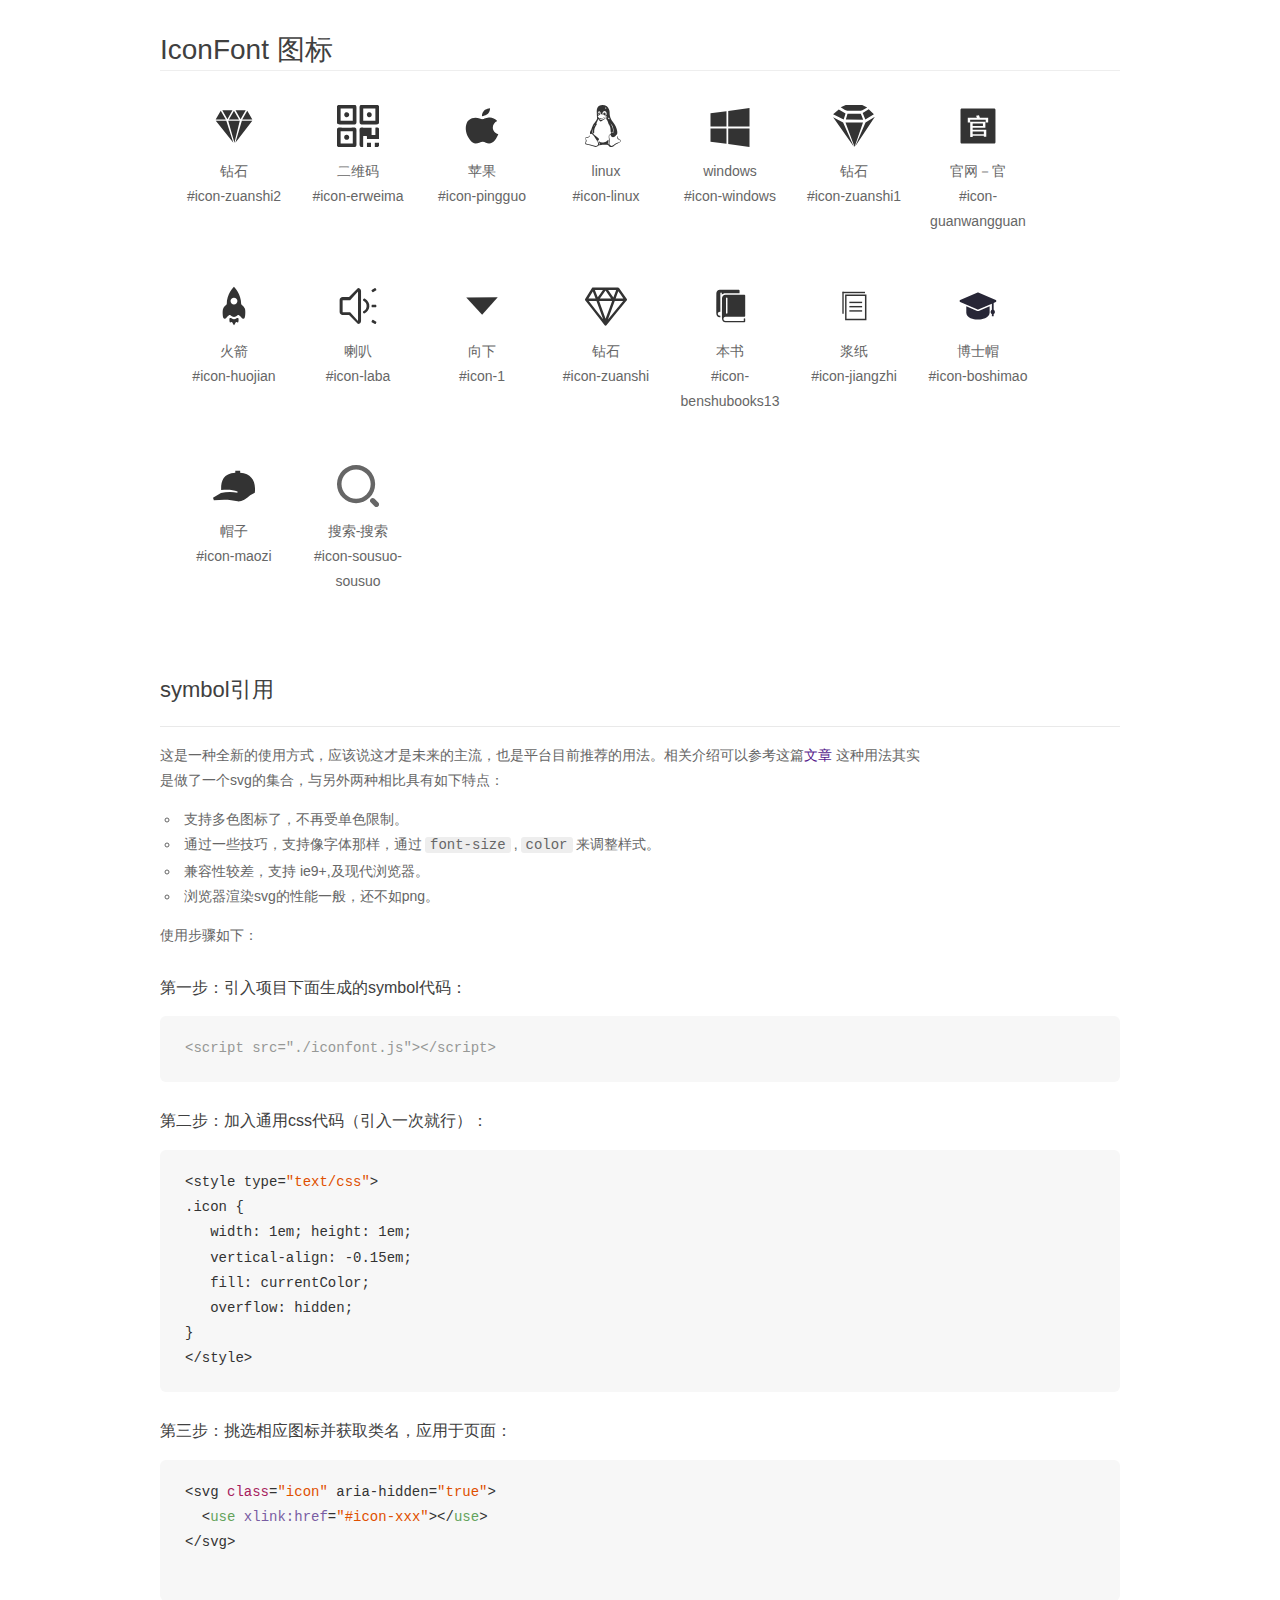
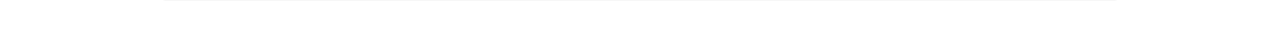
<file: font_5/demo_symbol.html>
<!DOCTYPE html>
<html>
<head>
    <meta charset="utf-8"/>
    <title>IconFont</title>
    <link rel="stylesheet" href="demo.css">
    <script src="iconfont.js"></script>

    <style type="text/css">
        .icon {
          /* 通过设置 font-size 来改变图标大小 */
          width: 1em; height: 1em;
          /* 图标和文字相邻时，垂直对齐 */
          vertical-align: -0.15em;
          /* 通过设置 color 来改变 SVG 的颜色/fill */
          fill: currentColor;
          /* path 和 stroke 溢出 viewBox 部分在 IE 下会显示
             normalize.css 中也包含这行 */
          overflow: hidden;
        }

    </style>
</head>
<body>
    <div class="main markdown">
        <h1>IconFont 图标</h1>
        <ul class="icon_lists clear">
            
                <li>
                    <svg class="icon" aria-hidden="true">
                        <use xlink:href="#icon-zuanshi2"></use>
                    </svg>
                    <div class="name">钻石</div>
                    <div class="fontclass">#icon-zuanshi2</div>
                </li>
            
                <li>
                    <svg class="icon" aria-hidden="true">
                        <use xlink:href="#icon-erweima"></use>
                    </svg>
                    <div class="name">二维码</div>
                    <div class="fontclass">#icon-erweima</div>
                </li>
            
                <li>
                    <svg class="icon" aria-hidden="true">
                        <use xlink:href="#icon-pingguo"></use>
                    </svg>
                    <div class="name">苹果</div>
                    <div class="fontclass">#icon-pingguo</div>
                </li>
            
                <li>
                    <svg class="icon" aria-hidden="true">
                        <use xlink:href="#icon-linux"></use>
                    </svg>
                    <div class="name">linux</div>
                    <div class="fontclass">#icon-linux</div>
                </li>
            
                <li>
                    <svg class="icon" aria-hidden="true">
                        <use xlink:href="#icon-windows"></use>
                    </svg>
                    <div class="name">windows</div>
                    <div class="fontclass">#icon-windows</div>
                </li>
            
                <li>
                    <svg class="icon" aria-hidden="true">
                        <use xlink:href="#icon-zuanshi1"></use>
                    </svg>
                    <div class="name">钻石</div>
                    <div class="fontclass">#icon-zuanshi1</div>
                </li>
            
                <li>
                    <svg class="icon" aria-hidden="true">
                        <use xlink:href="#icon-guanwangguan"></use>
                    </svg>
                    <div class="name">官网－官</div>
                    <div class="fontclass">#icon-guanwangguan</div>
                </li>
            
                <li>
                    <svg class="icon" aria-hidden="true">
                        <use xlink:href="#icon-huojian"></use>
                    </svg>
                    <div class="name">火箭</div>
                    <div class="fontclass">#icon-huojian</div>
                </li>
            
                <li>
                    <svg class="icon" aria-hidden="true">
                        <use xlink:href="#icon-laba"></use>
                    </svg>
                    <div class="name">喇叭</div>
                    <div class="fontclass">#icon-laba</div>
                </li>
            
                <li>
                    <svg class="icon" aria-hidden="true">
                        <use xlink:href="#icon-1"></use>
                    </svg>
                    <div class="name">向下</div>
                    <div class="fontclass">#icon-1</div>
                </li>
            
                <li>
                    <svg class="icon" aria-hidden="true">
                        <use xlink:href="#icon-zuanshi"></use>
                    </svg>
                    <div class="name">钻石</div>
                    <div class="fontclass">#icon-zuanshi</div>
                </li>
            
                <li>
                    <svg class="icon" aria-hidden="true">
                        <use xlink:href="#icon-benshubooks13"></use>
                    </svg>
                    <div class="name">本书</div>
                    <div class="fontclass">#icon-benshubooks13</div>
                </li>
            
                <li>
                    <svg class="icon" aria-hidden="true">
                        <use xlink:href="#icon-jiangzhi"></use>
                    </svg>
                    <div class="name">浆纸</div>
                    <div class="fontclass">#icon-jiangzhi</div>
                </li>
            
                <li>
                    <svg class="icon" aria-hidden="true">
                        <use xlink:href="#icon-boshimao"></use>
                    </svg>
                    <div class="name">博士帽</div>
                    <div class="fontclass">#icon-boshimao</div>
                </li>
            
                <li>
                    <svg class="icon" aria-hidden="true">
                        <use xlink:href="#icon-maozi"></use>
                    </svg>
                    <div class="name">帽子</div>
                    <div class="fontclass">#icon-maozi</div>
                </li>
            
                <li>
                    <svg class="icon" aria-hidden="true">
                        <use xlink:href="#icon-sousuo-sousuo"></use>
                    </svg>
                    <div class="name">搜索-搜索</div>
                    <div class="fontclass">#icon-sousuo-sousuo</div>
                </li>
            
        </ul>


        <h2 id="symbol-">symbol引用</h2>
        <hr>

        <p>这是一种全新的使用方式，应该说这才是未来的主流，也是平台目前推荐的用法。相关介绍可以参考这篇<a href="">文章</a>
        这种用法其实是做了一个svg的集合，与另外两种相比具有如下特点：</p>
        <ul>
          <li>支持多色图标了，不再受单色限制。</li>
          <li>通过一些技巧，支持像字体那样，通过<code>font-size</code>,<code>color</code>来调整样式。</li>
          <li>兼容性较差，支持 ie9+,及现代浏览器。</li>
          <li>浏览器渲染svg的性能一般，还不如png。</li>
        </ul>
        <p>使用步骤如下：</p>
        <h3 id="-symbol-">第一步：引入项目下面生成的symbol代码：</h3>
        <pre><code class="lang-js hljs javascript"><span class="hljs-comment">&lt;script src="./iconfont.js"&gt;&lt;/script&gt;</span></code></pre>
        <h3 id="-css-">第二步：加入通用css代码（引入一次就行）：</h3>
        <pre><code class="lang-js hljs javascript">&lt;style type=<span class="hljs-string">"text/css"</span>&gt;
.icon {
   width: <span class="hljs-number">1</span>em; height: <span class="hljs-number">1</span>em;
   vertical-align: <span class="hljs-number">-0.15</span>em;
   fill: currentColor;
   overflow: hidden;
}
&lt;<span class="hljs-regexp">/style&gt;</span></code></pre>
        <h3 id="-">第三步：挑选相应图标并获取类名，应用于页面：</h3>
        <pre><code class="lang-js hljs javascript">&lt;svg <span class="hljs-class"><span class="hljs-keyword">class</span></span>=<span class="hljs-string">"icon"</span> aria-hidden=<span class="hljs-string">"true"</span>&gt;<span class="xml"><span class="hljs-tag">
  &lt;<span class="hljs-name">use</span> <span class="hljs-attr">xlink:href</span>=<span class="hljs-string">"#icon-xxx"</span>&gt;</span><span class="hljs-tag">&lt;/<span class="hljs-name">use</span>&gt;</span>
</span>&lt;<span class="hljs-regexp">/svg&gt;
        </span></code></pre>
    </div>
</body>
</html>
</file>
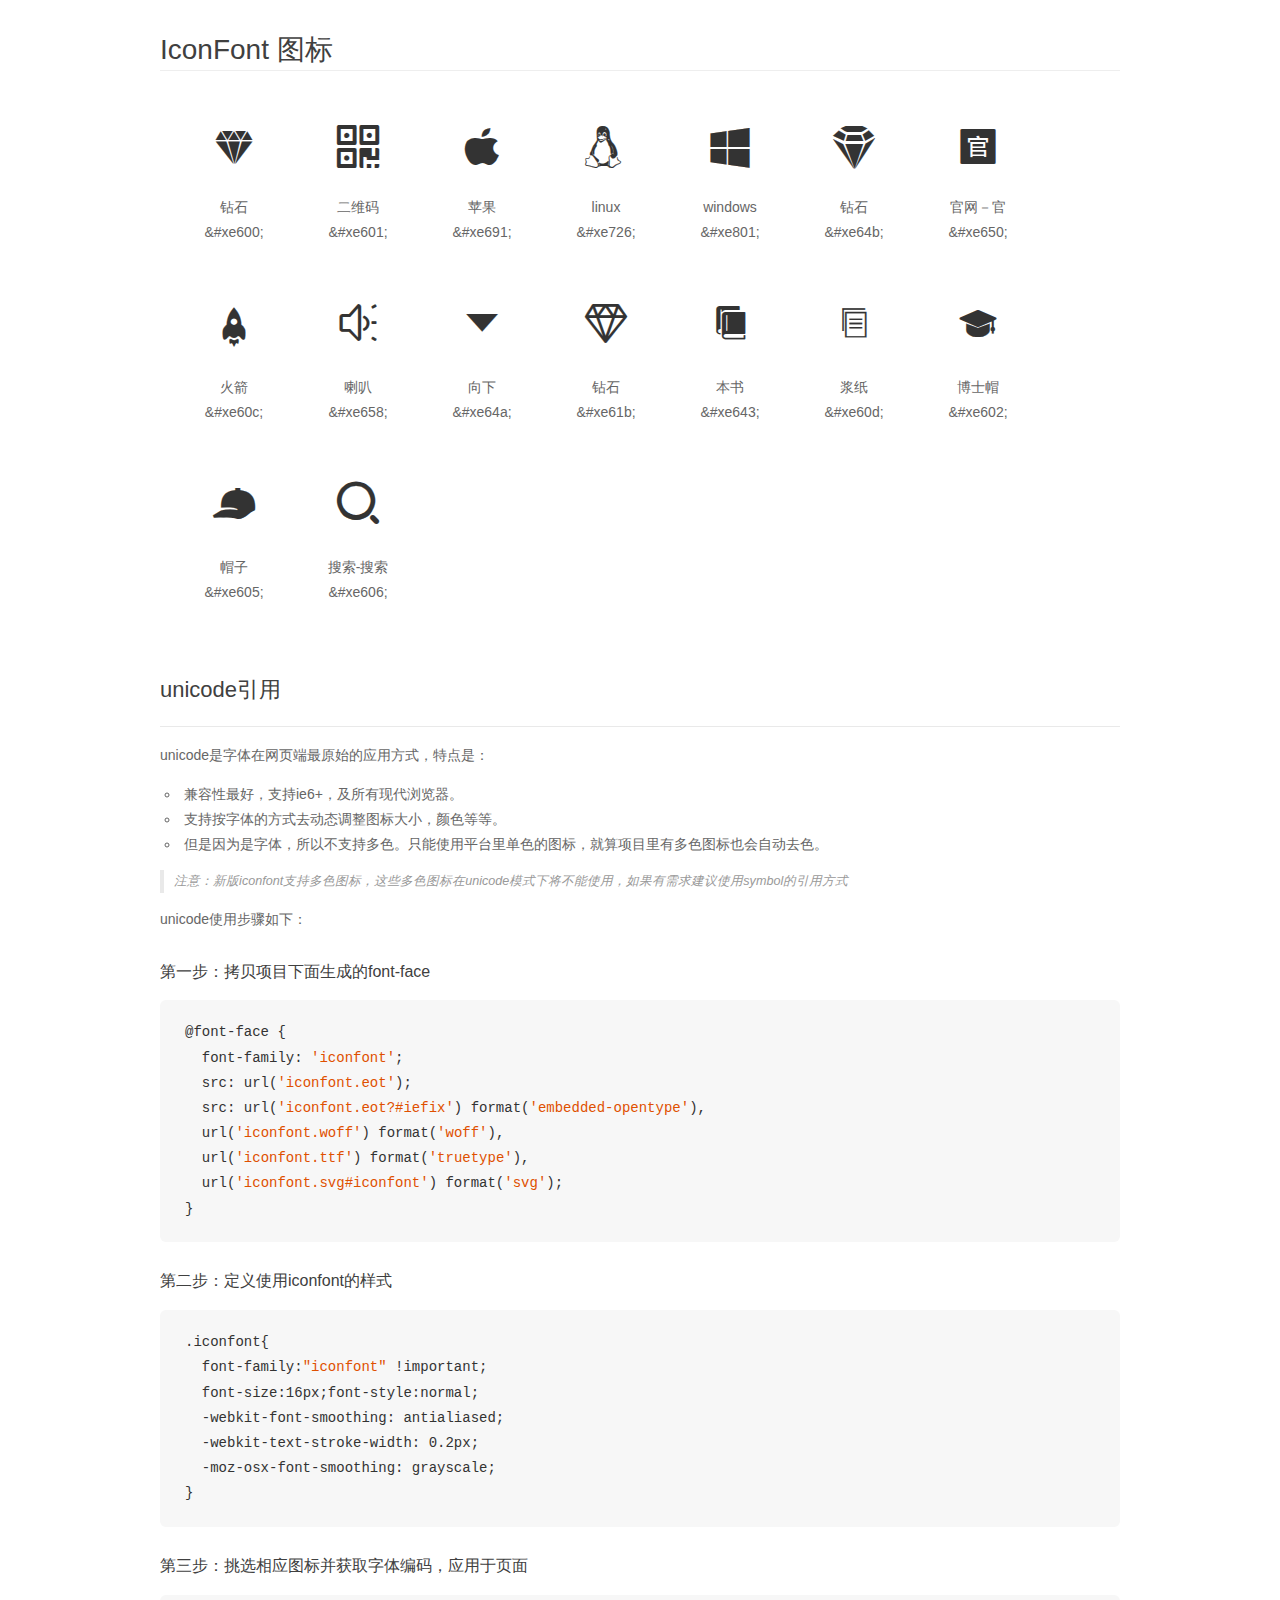
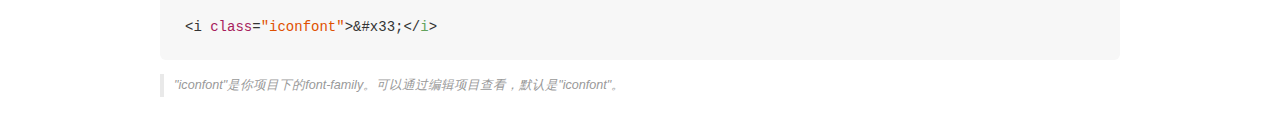
<file: font_5/demo_unicode.html>
<!DOCTYPE html>
<html>
<head>
    <meta charset="utf-8"/>
    <title>IconFont</title>
    <link rel="stylesheet" href="demo.css">

    <style type="text/css">

        @font-face {font-family: "iconfont";
          src: url('iconfont.eot'); /* IE9*/
          src: url('iconfont.eot#iefix') format('embedded-opentype'), /* IE6-IE8 */
          url('iconfont.woff') format('woff'), /* chrome, firefox */
          url('iconfont.ttf') format('truetype'), /* chrome, firefox, opera, Safari, Android, iOS 4.2+*/
          url('iconfont.svg#iconfont') format('svg'); /* iOS 4.1- */
        }

        .iconfont {
          font-family:"iconfont" !important;
          font-size:16px;
          font-style:normal;
          -webkit-font-smoothing: antialiased;
          -webkit-text-stroke-width: 0.2px;
          -moz-osx-font-smoothing: grayscale;
        }

    </style>
</head>
<body>
    <div class="main markdown">
        <h1>IconFont 图标</h1>
        <ul class="icon_lists clear">
            
                <li>
                <i class="icon iconfont">&#xe600;</i>
                    <div class="name">钻石</div>
                    <div class="code">&amp;#xe600;</div>
                </li>
            
                <li>
                <i class="icon iconfont">&#xe601;</i>
                    <div class="name">二维码</div>
                    <div class="code">&amp;#xe601;</div>
                </li>
            
                <li>
                <i class="icon iconfont">&#xe691;</i>
                    <div class="name">苹果</div>
                    <div class="code">&amp;#xe691;</div>
                </li>
            
                <li>
                <i class="icon iconfont">&#xe726;</i>
                    <div class="name">linux</div>
                    <div class="code">&amp;#xe726;</div>
                </li>
            
                <li>
                <i class="icon iconfont">&#xe801;</i>
                    <div class="name">windows</div>
                    <div class="code">&amp;#xe801;</div>
                </li>
            
                <li>
                <i class="icon iconfont">&#xe64b;</i>
                    <div class="name">钻石</div>
                    <div class="code">&amp;#xe64b;</div>
                </li>
            
                <li>
                <i class="icon iconfont">&#xe650;</i>
                    <div class="name">官网－官</div>
                    <div class="code">&amp;#xe650;</div>
                </li>
            
                <li>
                <i class="icon iconfont">&#xe60c;</i>
                    <div class="name">火箭</div>
                    <div class="code">&amp;#xe60c;</div>
                </li>
            
                <li>
                <i class="icon iconfont">&#xe658;</i>
                    <div class="name">喇叭</div>
                    <div class="code">&amp;#xe658;</div>
                </li>
            
                <li>
                <i class="icon iconfont">&#xe64a;</i>
                    <div class="name">向下</div>
                    <div class="code">&amp;#xe64a;</div>
                </li>
            
                <li>
                <i class="icon iconfont">&#xe61b;</i>
                    <div class="name">钻石</div>
                    <div class="code">&amp;#xe61b;</div>
                </li>
            
                <li>
                <i class="icon iconfont">&#xe643;</i>
                    <div class="name">本书</div>
                    <div class="code">&amp;#xe643;</div>
                </li>
            
                <li>
                <i class="icon iconfont">&#xe60d;</i>
                    <div class="name">浆纸</div>
                    <div class="code">&amp;#xe60d;</div>
                </li>
            
                <li>
                <i class="icon iconfont">&#xe602;</i>
                    <div class="name">博士帽</div>
                    <div class="code">&amp;#xe602;</div>
                </li>
            
                <li>
                <i class="icon iconfont">&#xe605;</i>
                    <div class="name">帽子</div>
                    <div class="code">&amp;#xe605;</div>
                </li>
            
                <li>
                <i class="icon iconfont">&#xe606;</i>
                    <div class="name">搜索-搜索</div>
                    <div class="code">&amp;#xe606;</div>
                </li>
            
        </ul>
        <h2 id="unicode-">unicode引用</h2>
        <hr>

        <p>unicode是字体在网页端最原始的应用方式，特点是：</p>
        <ul>
        <li>兼容性最好，支持ie6+，及所有现代浏览器。</li>
        <li>支持按字体的方式去动态调整图标大小，颜色等等。</li>
        <li>但是因为是字体，所以不支持多色。只能使用平台里单色的图标，就算项目里有多色图标也会自动去色。</li>
        </ul>
        <blockquote>
        <p>注意：新版iconfont支持多色图标，这些多色图标在unicode模式下将不能使用，如果有需求建议使用symbol的引用方式</p>
        </blockquote>
        <p>unicode使用步骤如下：</p>
        <h3 id="-font-face">第一步：拷贝项目下面生成的font-face</h3>
        <pre><code class="lang-js hljs javascript">@font-face {
  font-family: <span class="hljs-string">'iconfont'</span>;
  src: url(<span class="hljs-string">'iconfont.eot'</span>);
  src: url(<span class="hljs-string">'iconfont.eot?#iefix'</span>) format(<span class="hljs-string">'embedded-opentype'</span>),
  url(<span class="hljs-string">'iconfont.woff'</span>) format(<span class="hljs-string">'woff'</span>),
  url(<span class="hljs-string">'iconfont.ttf'</span>) format(<span class="hljs-string">'truetype'</span>),
  url(<span class="hljs-string">'iconfont.svg#iconfont'</span>) format(<span class="hljs-string">'svg'</span>);
}
</code></pre>
        <h3 id="-iconfont-">第二步：定义使用iconfont的样式</h3>
        <pre><code class="lang-js hljs javascript">.iconfont{
  font-family:<span class="hljs-string">"iconfont"</span> !important;
  font-size:<span class="hljs-number">16</span>px;font-style:normal;
  -webkit-font-smoothing: antialiased;
  -webkit-text-stroke-width: <span class="hljs-number">0.2</span>px;
  -moz-osx-font-smoothing: grayscale;
}
</code></pre>
        <h3 id="-">第三步：挑选相应图标并获取字体编码，应用于页面</h3>
        <pre><code class="lang-js hljs javascript">&lt;i <span class="hljs-class"><span class="hljs-keyword">class</span></span>=<span class="hljs-string">"iconfont"</span>&gt;&amp;#x33;<span class="xml"><span class="hljs-tag">&lt;/<span class="hljs-name">i</span>&gt;</span></span></code></pre>

        <blockquote>
        <p>"iconfont"是你项目下的font-family。可以通过编辑项目查看，默认是"iconfont"。</p>
        </blockquote>
    </div>


</body>
</html>
</file>
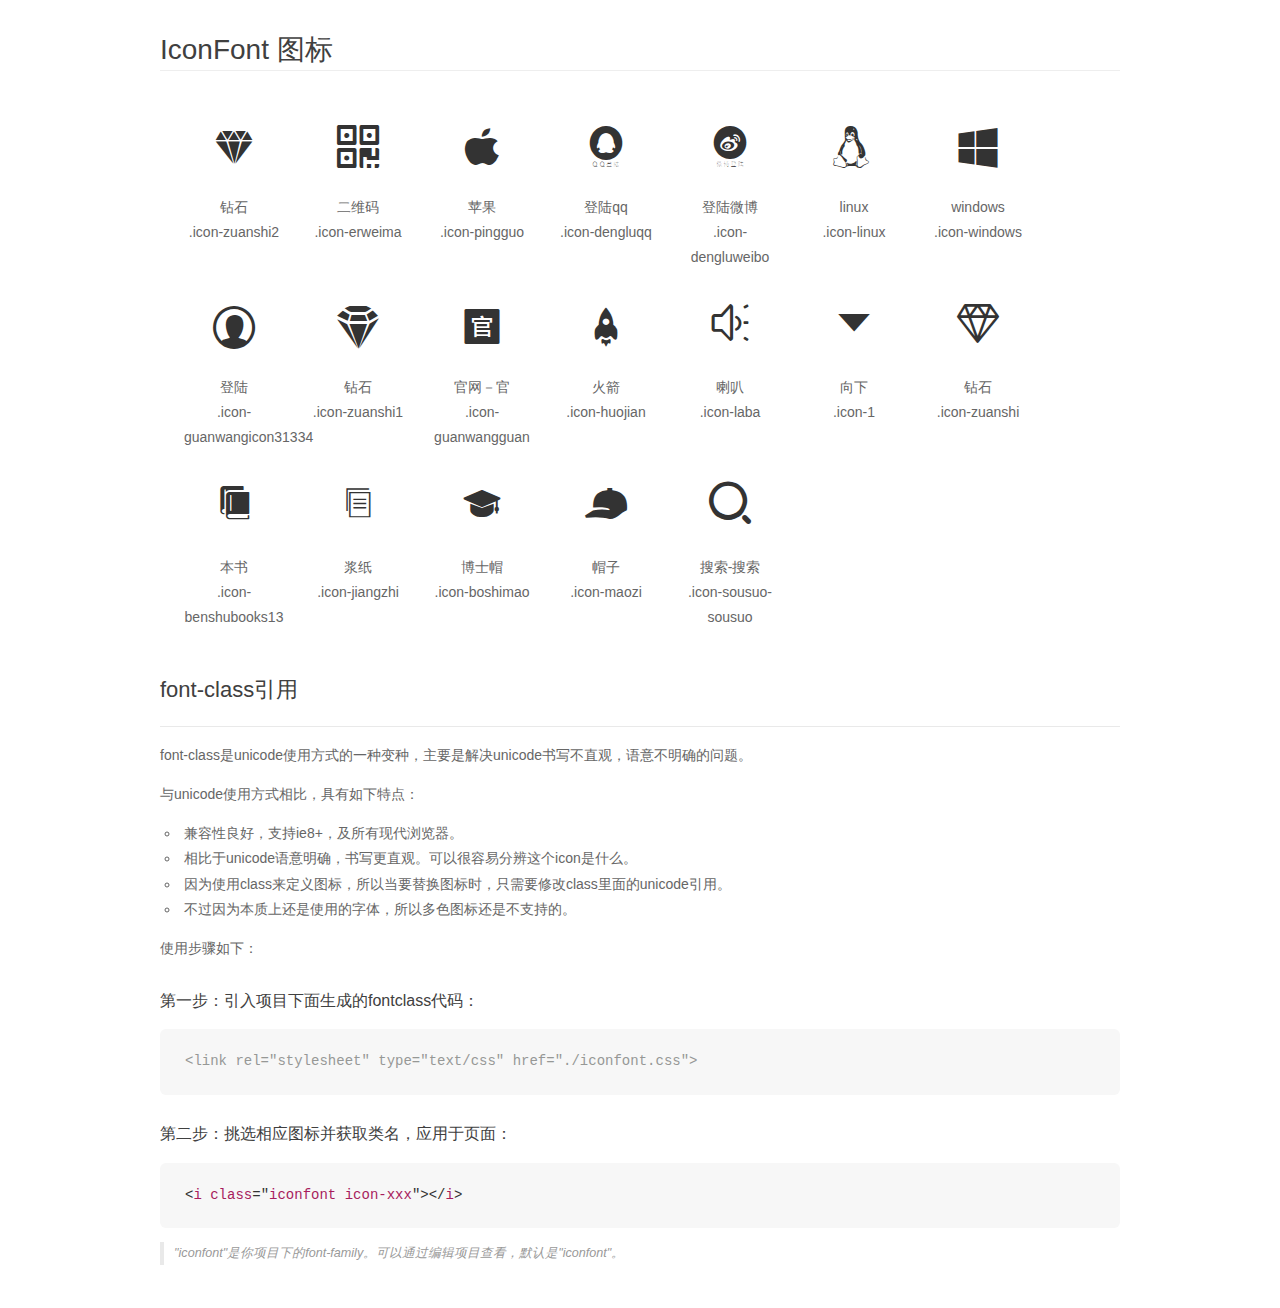
<file: font_6/demo_fontclass.html>
<!DOCTYPE html>
<html>
<head>
    <meta charset="utf-8"/>
    <title>IconFont</title>
    <link rel="stylesheet" href="demo.css">
    <link rel="stylesheet" href="iconfont.css">
</head>
<body>
    <div class="main markdown">
        <h1>IconFont 图标</h1>
        <ul class="icon_lists clear">
            
                <li>
                <i class="icon iconfont icon-zuanshi2"></i>
                    <div class="name">钻石</div>
                    <div class="fontclass">.icon-zuanshi2</div>
                </li>
            
                <li>
                <i class="icon iconfont icon-erweima"></i>
                    <div class="name">二维码</div>
                    <div class="fontclass">.icon-erweima</div>
                </li>
            
                <li>
                <i class="icon iconfont icon-pingguo"></i>
                    <div class="name">苹果</div>
                    <div class="fontclass">.icon-pingguo</div>
                </li>
            
                <li>
                <i class="icon iconfont icon-dengluqq"></i>
                    <div class="name">登陆qq</div>
                    <div class="fontclass">.icon-dengluqq</div>
                </li>
            
                <li>
                <i class="icon iconfont icon-dengluweibo"></i>
                    <div class="name">登陆微博</div>
                    <div class="fontclass">.icon-dengluweibo</div>
                </li>
            
                <li>
                <i class="icon iconfont icon-linux"></i>
                    <div class="name">linux</div>
                    <div class="fontclass">.icon-linux</div>
                </li>
            
                <li>
                <i class="icon iconfont icon-windows"></i>
                    <div class="name">windows</div>
                    <div class="fontclass">.icon-windows</div>
                </li>
            
                <li>
                <i class="icon iconfont icon-guanwangicon31334"></i>
                    <div class="name">登陆</div>
                    <div class="fontclass">.icon-guanwangicon31334</div>
                </li>
            
                <li>
                <i class="icon iconfont icon-zuanshi1"></i>
                    <div class="name">钻石</div>
                    <div class="fontclass">.icon-zuanshi1</div>
                </li>
            
                <li>
                <i class="icon iconfont icon-guanwangguan"></i>
                    <div class="name">官网－官</div>
                    <div class="fontclass">.icon-guanwangguan</div>
                </li>
            
                <li>
                <i class="icon iconfont icon-huojian"></i>
                    <div class="name">火箭</div>
                    <div class="fontclass">.icon-huojian</div>
                </li>
            
                <li>
                <i class="icon iconfont icon-laba"></i>
                    <div class="name">喇叭</div>
                    <div class="fontclass">.icon-laba</div>
                </li>
            
                <li>
                <i class="icon iconfont icon-1"></i>
                    <div class="name">向下</div>
                    <div class="fontclass">.icon-1</div>
                </li>
            
                <li>
                <i class="icon iconfont icon-zuanshi"></i>
                    <div class="name">钻石</div>
                    <div class="fontclass">.icon-zuanshi</div>
                </li>
            
                <li>
                <i class="icon iconfont icon-benshubooks13"></i>
                    <div class="name">本书</div>
                    <div class="fontclass">.icon-benshubooks13</div>
                </li>
            
                <li>
                <i class="icon iconfont icon-jiangzhi"></i>
                    <div class="name">浆纸</div>
                    <div class="fontclass">.icon-jiangzhi</div>
                </li>
            
                <li>
                <i class="icon iconfont icon-boshimao"></i>
                    <div class="name">博士帽</div>
                    <div class="fontclass">.icon-boshimao</div>
                </li>
            
                <li>
                <i class="icon iconfont icon-maozi"></i>
                    <div class="name">帽子</div>
                    <div class="fontclass">.icon-maozi</div>
                </li>
            
                <li>
                <i class="icon iconfont icon-sousuo-sousuo"></i>
                    <div class="name">搜索-搜索</div>
                    <div class="fontclass">.icon-sousuo-sousuo</div>
                </li>
            
        </ul>

        <h2 id="font-class-">font-class引用</h2>
        <hr>

        <p>font-class是unicode使用方式的一种变种，主要是解决unicode书写不直观，语意不明确的问题。</p>
        <p>与unicode使用方式相比，具有如下特点：</p>
        <ul>
        <li>兼容性良好，支持ie8+，及所有现代浏览器。</li>
        <li>相比于unicode语意明确，书写更直观。可以很容易分辨这个icon是什么。</li>
        <li>因为使用class来定义图标，所以当要替换图标时，只需要修改class里面的unicode引用。</li>
        <li>不过因为本质上还是使用的字体，所以多色图标还是不支持的。</li>
        </ul>
        <p>使用步骤如下：</p>
        <h3 id="-fontclass-">第一步：引入项目下面生成的fontclass代码：</h3>


        <pre><code class="lang-js hljs javascript"><span class="hljs-comment">&lt;link rel="stylesheet" type="text/css" href="./iconfont.css"&gt;</span></code></pre>
        <h3 id="-">第二步：挑选相应图标并获取类名，应用于页面：</h3>
        <pre><code class="lang-css hljs">&lt;<span class="hljs-selector-tag">i</span> <span class="hljs-selector-tag">class</span>="<span class="hljs-selector-tag">iconfont</span> <span class="hljs-selector-tag">icon-xxx</span>"&gt;&lt;/<span class="hljs-selector-tag">i</span>&gt;</code></pre>
        <blockquote>
        <p>"iconfont"是你项目下的font-family。可以通过编辑项目查看，默认是"iconfont"。</p>
        </blockquote>
    </div>
</body>
</html>
</file>
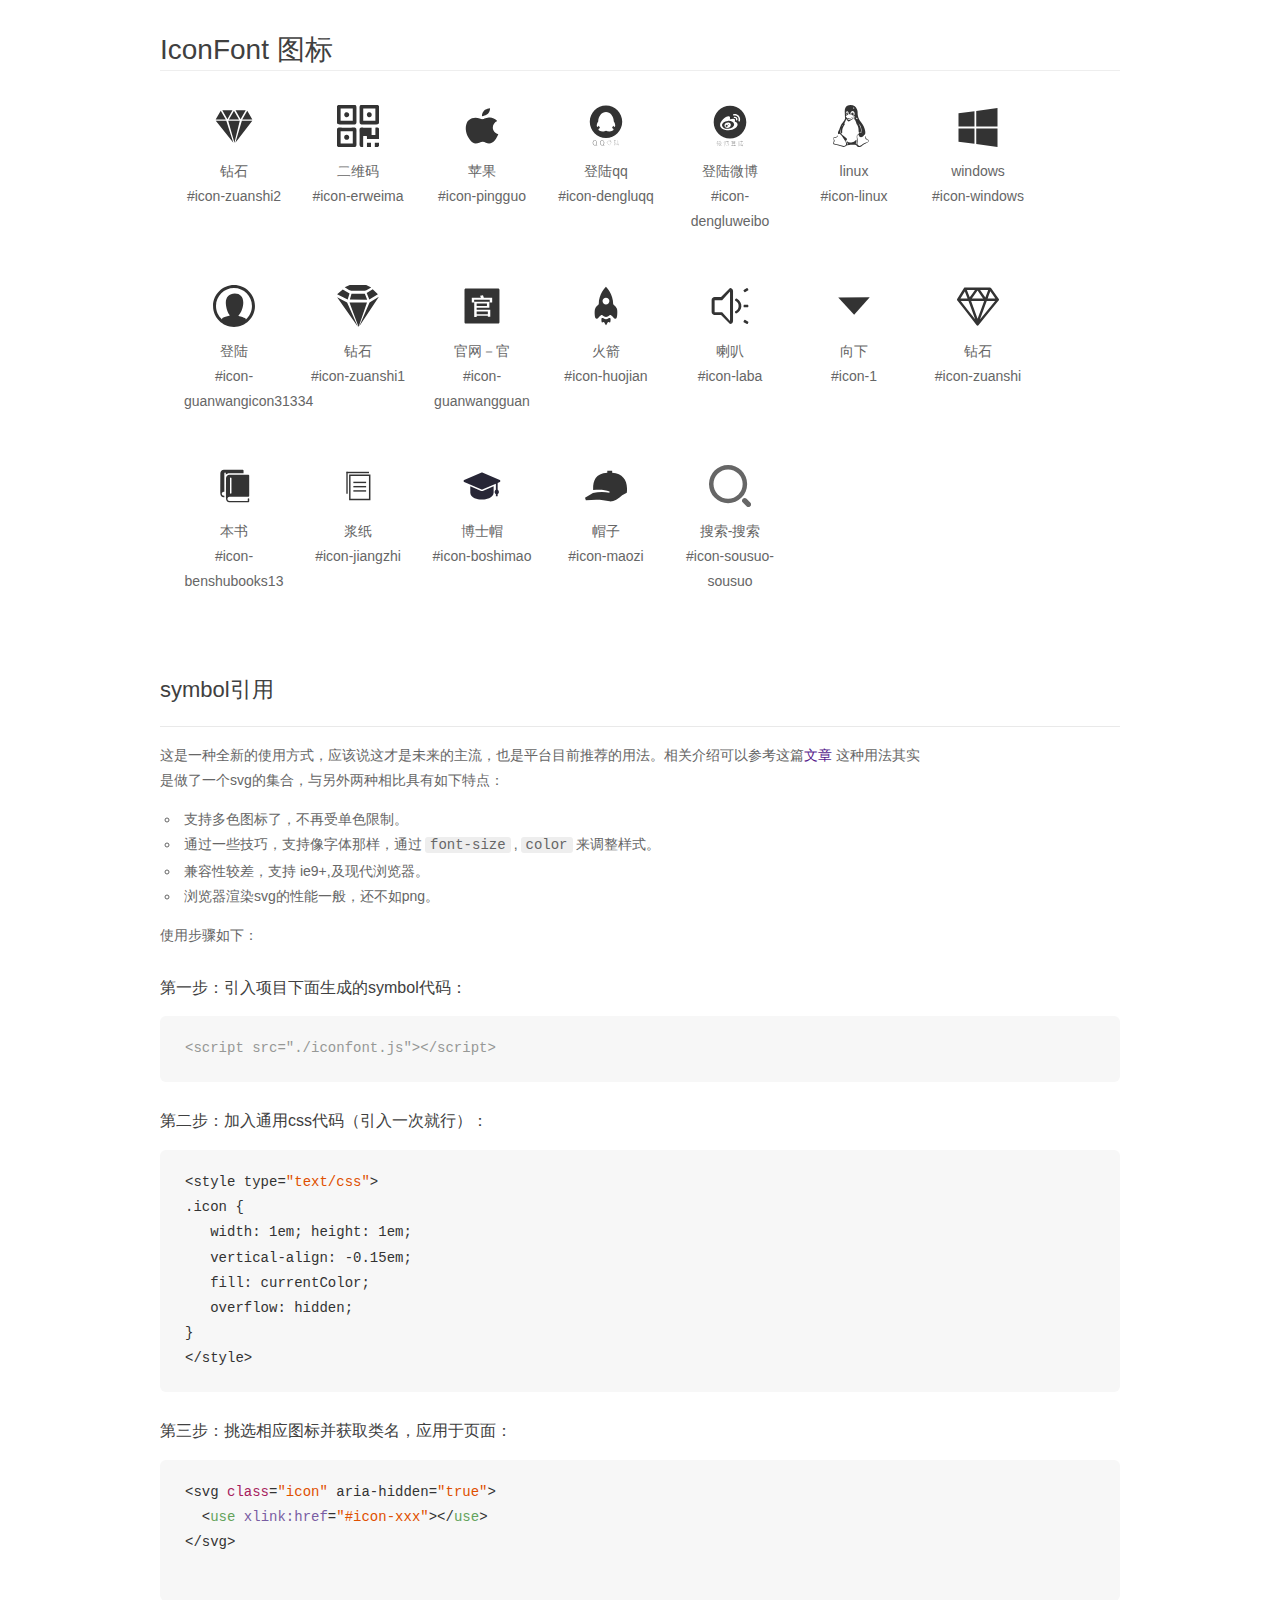
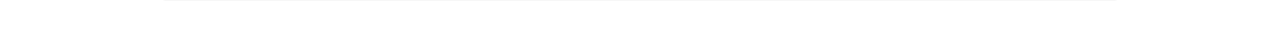
<file: font_6/demo_symbol.html>
<!DOCTYPE html>
<html>
<head>
    <meta charset="utf-8"/>
    <title>IconFont</title>
    <link rel="stylesheet" href="demo.css">
    <script src="iconfont.js"></script>

    <style type="text/css">
        .icon {
          /* 通过设置 font-size 来改变图标大小 */
          width: 1em; height: 1em;
          /* 图标和文字相邻时，垂直对齐 */
          vertical-align: -0.15em;
          /* 通过设置 color 来改变 SVG 的颜色/fill */
          fill: currentColor;
          /* path 和 stroke 溢出 viewBox 部分在 IE 下会显示
             normalize.css 中也包含这行 */
          overflow: hidden;
        }

    </style>
</head>
<body>
    <div class="main markdown">
        <h1>IconFont 图标</h1>
        <ul class="icon_lists clear">
            
                <li>
                    <svg class="icon" aria-hidden="true">
                        <use xlink:href="#icon-zuanshi2"></use>
                    </svg>
                    <div class="name">钻石</div>
                    <div class="fontclass">#icon-zuanshi2</div>
                </li>
            
                <li>
                    <svg class="icon" aria-hidden="true">
                        <use xlink:href="#icon-erweima"></use>
                    </svg>
                    <div class="name">二维码</div>
                    <div class="fontclass">#icon-erweima</div>
                </li>
            
                <li>
                    <svg class="icon" aria-hidden="true">
                        <use xlink:href="#icon-pingguo"></use>
                    </svg>
                    <div class="name">苹果</div>
                    <div class="fontclass">#icon-pingguo</div>
                </li>
            
                <li>
                    <svg class="icon" aria-hidden="true">
                        <use xlink:href="#icon-dengluqq"></use>
                    </svg>
                    <div class="name">登陆qq</div>
                    <div class="fontclass">#icon-dengluqq</div>
                </li>
            
                <li>
                    <svg class="icon" aria-hidden="true">
                        <use xlink:href="#icon-dengluweibo"></use>
                    </svg>
                    <div class="name">登陆微博</div>
                    <div class="fontclass">#icon-dengluweibo</div>
                </li>
            
                <li>
                    <svg class="icon" aria-hidden="true">
                        <use xlink:href="#icon-linux"></use>
                    </svg>
                    <div class="name">linux</div>
                    <div class="fontclass">#icon-linux</div>
                </li>
            
                <li>
                    <svg class="icon" aria-hidden="true">
                        <use xlink:href="#icon-windows"></use>
                    </svg>
                    <div class="name">windows</div>
                    <div class="fontclass">#icon-windows</div>
                </li>
            
                <li>
                    <svg class="icon" aria-hidden="true">
                        <use xlink:href="#icon-guanwangicon31334"></use>
                    </svg>
                    <div class="name">登陆</div>
                    <div class="fontclass">#icon-guanwangicon31334</div>
                </li>
            
                <li>
                    <svg class="icon" aria-hidden="true">
                        <use xlink:href="#icon-zuanshi1"></use>
                    </svg>
                    <div class="name">钻石</div>
                    <div class="fontclass">#icon-zuanshi1</div>
                </li>
            
                <li>
                    <svg class="icon" aria-hidden="true">
                        <use xlink:href="#icon-guanwangguan"></use>
                    </svg>
                    <div class="name">官网－官</div>
                    <div class="fontclass">#icon-guanwangguan</div>
                </li>
            
                <li>
                    <svg class="icon" aria-hidden="true">
                        <use xlink:href="#icon-huojian"></use>
                    </svg>
                    <div class="name">火箭</div>
                    <div class="fontclass">#icon-huojian</div>
                </li>
            
                <li>
                    <svg class="icon" aria-hidden="true">
                        <use xlink:href="#icon-laba"></use>
                    </svg>
                    <div class="name">喇叭</div>
                    <div class="fontclass">#icon-laba</div>
                </li>
            
                <li>
                    <svg class="icon" aria-hidden="true">
                        <use xlink:href="#icon-1"></use>
                    </svg>
                    <div class="name">向下</div>
                    <div class="fontclass">#icon-1</div>
                </li>
            
                <li>
                    <svg class="icon" aria-hidden="true">
                        <use xlink:href="#icon-zuanshi"></use>
                    </svg>
                    <div class="name">钻石</div>
                    <div class="fontclass">#icon-zuanshi</div>
                </li>
            
                <li>
                    <svg class="icon" aria-hidden="true">
                        <use xlink:href="#icon-benshubooks13"></use>
                    </svg>
                    <div class="name">本书</div>
                    <div class="fontclass">#icon-benshubooks13</div>
                </li>
            
                <li>
                    <svg class="icon" aria-hidden="true">
                        <use xlink:href="#icon-jiangzhi"></use>
                    </svg>
                    <div class="name">浆纸</div>
                    <div class="fontclass">#icon-jiangzhi</div>
                </li>
            
                <li>
                    <svg class="icon" aria-hidden="true">
                        <use xlink:href="#icon-boshimao"></use>
                    </svg>
                    <div class="name">博士帽</div>
                    <div class="fontclass">#icon-boshimao</div>
                </li>
            
                <li>
                    <svg class="icon" aria-hidden="true">
                        <use xlink:href="#icon-maozi"></use>
                    </svg>
                    <div class="name">帽子</div>
                    <div class="fontclass">#icon-maozi</div>
                </li>
            
                <li>
                    <svg class="icon" aria-hidden="true">
                        <use xlink:href="#icon-sousuo-sousuo"></use>
                    </svg>
                    <div class="name">搜索-搜索</div>
                    <div class="fontclass">#icon-sousuo-sousuo</div>
                </li>
            
        </ul>


        <h2 id="symbol-">symbol引用</h2>
        <hr>

        <p>这是一种全新的使用方式，应该说这才是未来的主流，也是平台目前推荐的用法。相关介绍可以参考这篇<a href="">文章</a>
        这种用法其实是做了一个svg的集合，与另外两种相比具有如下特点：</p>
        <ul>
          <li>支持多色图标了，不再受单色限制。</li>
          <li>通过一些技巧，支持像字体那样，通过<code>font-size</code>,<code>color</code>来调整样式。</li>
          <li>兼容性较差，支持 ie9+,及现代浏览器。</li>
          <li>浏览器渲染svg的性能一般，还不如png。</li>
        </ul>
        <p>使用步骤如下：</p>
        <h3 id="-symbol-">第一步：引入项目下面生成的symbol代码：</h3>
        <pre><code class="lang-js hljs javascript"><span class="hljs-comment">&lt;script src="./iconfont.js"&gt;&lt;/script&gt;</span></code></pre>
        <h3 id="-css-">第二步：加入通用css代码（引入一次就行）：</h3>
        <pre><code class="lang-js hljs javascript">&lt;style type=<span class="hljs-string">"text/css"</span>&gt;
.icon {
   width: <span class="hljs-number">1</span>em; height: <span class="hljs-number">1</span>em;
   vertical-align: <span class="hljs-number">-0.15</span>em;
   fill: currentColor;
   overflow: hidden;
}
&lt;<span class="hljs-regexp">/style&gt;</span></code></pre>
        <h3 id="-">第三步：挑选相应图标并获取类名，应用于页面：</h3>
        <pre><code class="lang-js hljs javascript">&lt;svg <span class="hljs-class"><span class="hljs-keyword">class</span></span>=<span class="hljs-string">"icon"</span> aria-hidden=<span class="hljs-string">"true"</span>&gt;<span class="xml"><span class="hljs-tag">
  &lt;<span class="hljs-name">use</span> <span class="hljs-attr">xlink:href</span>=<span class="hljs-string">"#icon-xxx"</span>&gt;</span><span class="hljs-tag">&lt;/<span class="hljs-name">use</span>&gt;</span>
</span>&lt;<span class="hljs-regexp">/svg&gt;
        </span></code></pre>
    </div>
</body>
</html>
</file>
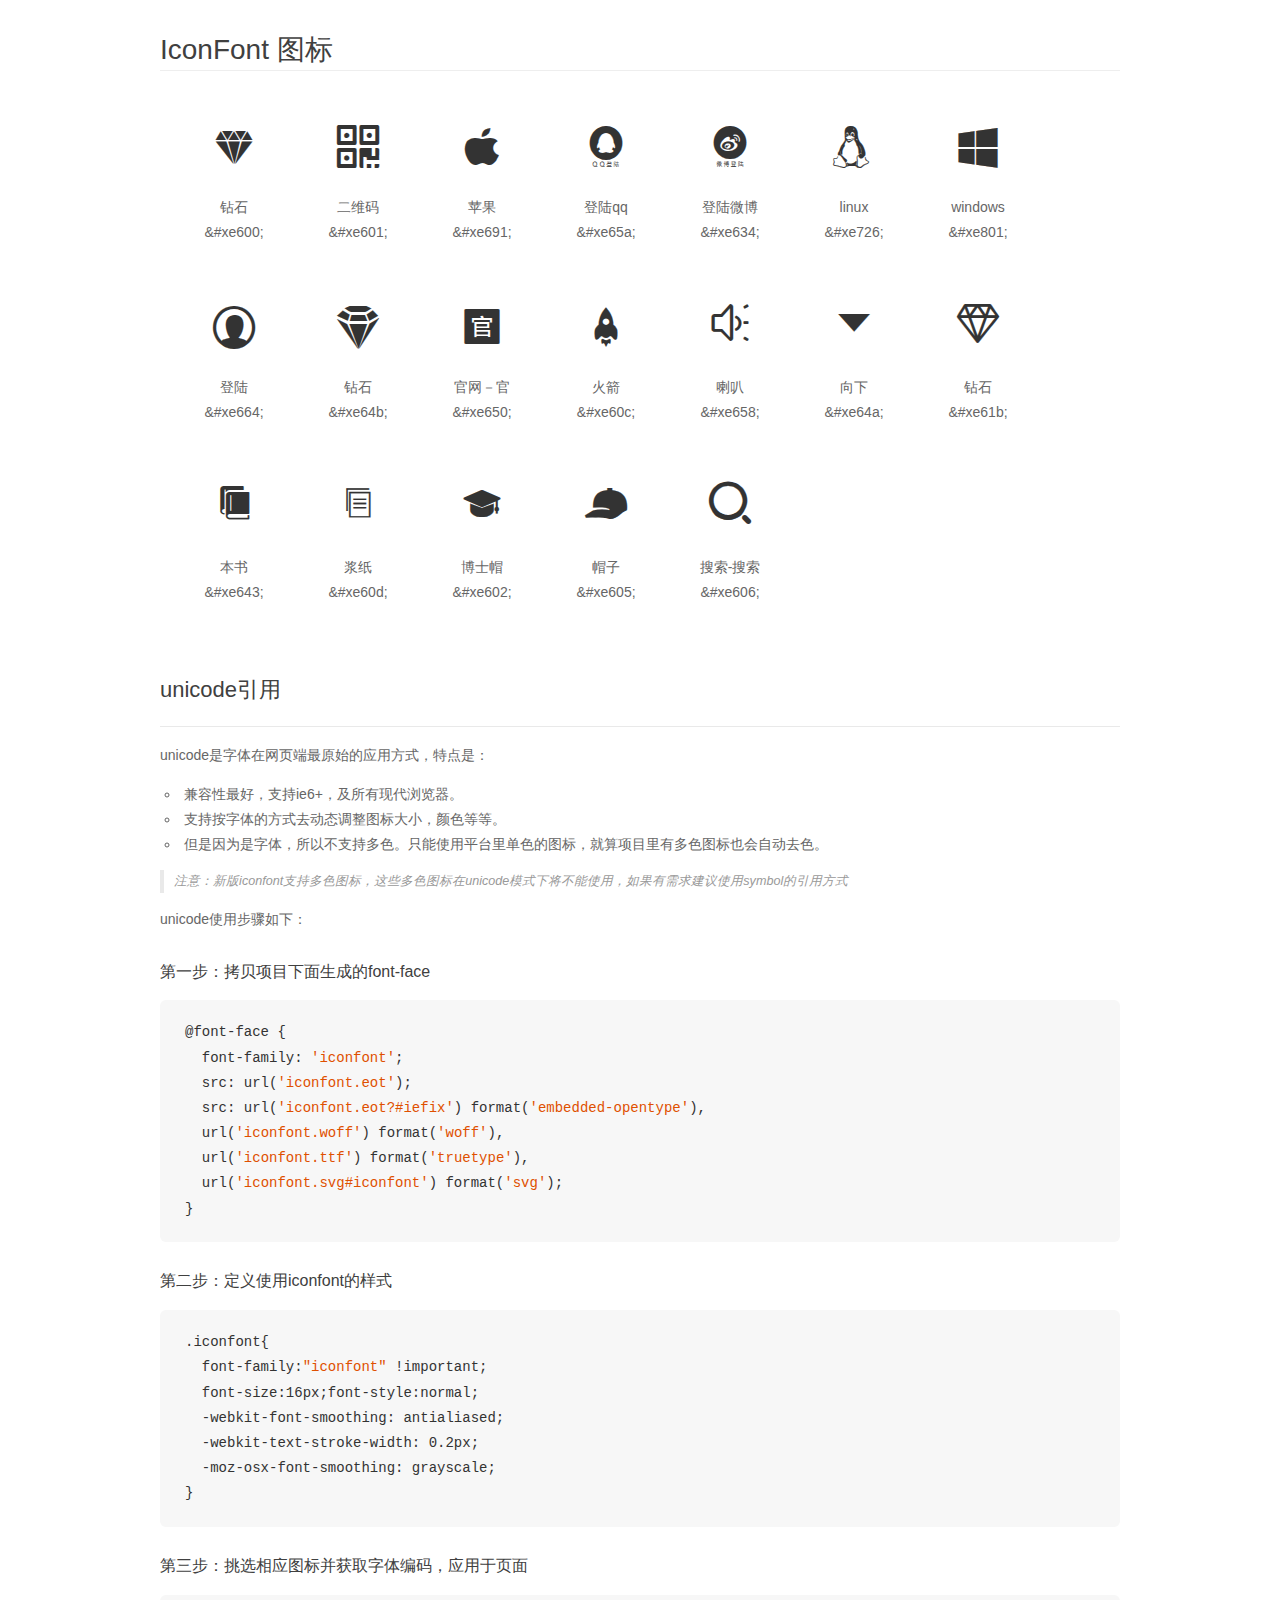
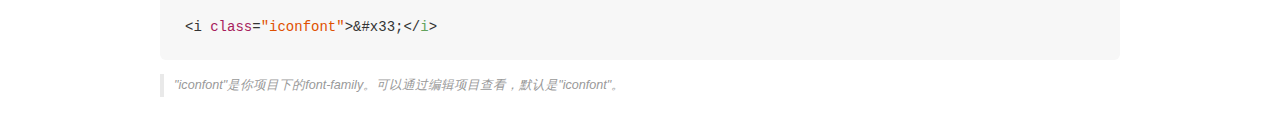
<file: font_6/demo_unicode.html>
<!DOCTYPE html>
<html>
<head>
    <meta charset="utf-8"/>
    <title>IconFont</title>
    <link rel="stylesheet" href="demo.css">

    <style type="text/css">

        @font-face {font-family: "iconfont";
          src: url('iconfont.eot'); /* IE9*/
          src: url('iconfont.eot#iefix') format('embedded-opentype'), /* IE6-IE8 */
          url('iconfont.woff') format('woff'), /* chrome, firefox */
          url('iconfont.ttf') format('truetype'), /* chrome, firefox, opera, Safari, Android, iOS 4.2+*/
          url('iconfont.svg#iconfont') format('svg'); /* iOS 4.1- */
        }

        .iconfont {
          font-family:"iconfont" !important;
          font-size:16px;
          font-style:normal;
          -webkit-font-smoothing: antialiased;
          -webkit-text-stroke-width: 0.2px;
          -moz-osx-font-smoothing: grayscale;
        }

    </style>
</head>
<body>
    <div class="main markdown">
        <h1>IconFont 图标</h1>
        <ul class="icon_lists clear">
            
                <li>
                <i class="icon iconfont">&#xe600;</i>
                    <div class="name">钻石</div>
                    <div class="code">&amp;#xe600;</div>
                </li>
            
                <li>
                <i class="icon iconfont">&#xe601;</i>
                    <div class="name">二维码</div>
                    <div class="code">&amp;#xe601;</div>
                </li>
            
                <li>
                <i class="icon iconfont">&#xe691;</i>
                    <div class="name">苹果</div>
                    <div class="code">&amp;#xe691;</div>
                </li>
            
                <li>
                <i class="icon iconfont">&#xe65a;</i>
                    <div class="name">登陆qq</div>
                    <div class="code">&amp;#xe65a;</div>
                </li>
            
                <li>
                <i class="icon iconfont">&#xe634;</i>
                    <div class="name">登陆微博</div>
                    <div class="code">&amp;#xe634;</div>
                </li>
            
                <li>
                <i class="icon iconfont">&#xe726;</i>
                    <div class="name">linux</div>
                    <div class="code">&amp;#xe726;</div>
                </li>
            
                <li>
                <i class="icon iconfont">&#xe801;</i>
                    <div class="name">windows</div>
                    <div class="code">&amp;#xe801;</div>
                </li>
            
                <li>
                <i class="icon iconfont">&#xe664;</i>
                    <div class="name">登陆</div>
                    <div class="code">&amp;#xe664;</div>
                </li>
            
                <li>
                <i class="icon iconfont">&#xe64b;</i>
                    <div class="name">钻石</div>
                    <div class="code">&amp;#xe64b;</div>
                </li>
            
                <li>
                <i class="icon iconfont">&#xe650;</i>
                    <div class="name">官网－官</div>
                    <div class="code">&amp;#xe650;</div>
                </li>
            
                <li>
                <i class="icon iconfont">&#xe60c;</i>
                    <div class="name">火箭</div>
                    <div class="code">&amp;#xe60c;</div>
                </li>
            
                <li>
                <i class="icon iconfont">&#xe658;</i>
                    <div class="name">喇叭</div>
                    <div class="code">&amp;#xe658;</div>
                </li>
            
                <li>
                <i class="icon iconfont">&#xe64a;</i>
                    <div class="name">向下</div>
                    <div class="code">&amp;#xe64a;</div>
                </li>
            
                <li>
                <i class="icon iconfont">&#xe61b;</i>
                    <div class="name">钻石</div>
                    <div class="code">&amp;#xe61b;</div>
                </li>
            
                <li>
                <i class="icon iconfont">&#xe643;</i>
                    <div class="name">本书</div>
                    <div class="code">&amp;#xe643;</div>
                </li>
            
                <li>
                <i class="icon iconfont">&#xe60d;</i>
                    <div class="name">浆纸</div>
                    <div class="code">&amp;#xe60d;</div>
                </li>
            
                <li>
                <i class="icon iconfont">&#xe602;</i>
                    <div class="name">博士帽</div>
                    <div class="code">&amp;#xe602;</div>
                </li>
            
                <li>
                <i class="icon iconfont">&#xe605;</i>
                    <div class="name">帽子</div>
                    <div class="code">&amp;#xe605;</div>
                </li>
            
                <li>
                <i class="icon iconfont">&#xe606;</i>
                    <div class="name">搜索-搜索</div>
                    <div class="code">&amp;#xe606;</div>
                </li>
            
        </ul>
        <h2 id="unicode-">unicode引用</h2>
        <hr>

        <p>unicode是字体在网页端最原始的应用方式，特点是：</p>
        <ul>
        <li>兼容性最好，支持ie6+，及所有现代浏览器。</li>
        <li>支持按字体的方式去动态调整图标大小，颜色等等。</li>
        <li>但是因为是字体，所以不支持多色。只能使用平台里单色的图标，就算项目里有多色图标也会自动去色。</li>
        </ul>
        <blockquote>
        <p>注意：新版iconfont支持多色图标，这些多色图标在unicode模式下将不能使用，如果有需求建议使用symbol的引用方式</p>
        </blockquote>
        <p>unicode使用步骤如下：</p>
        <h3 id="-font-face">第一步：拷贝项目下面生成的font-face</h3>
        <pre><code class="lang-js hljs javascript">@font-face {
  font-family: <span class="hljs-string">'iconfont'</span>;
  src: url(<span class="hljs-string">'iconfont.eot'</span>);
  src: url(<span class="hljs-string">'iconfont.eot?#iefix'</span>) format(<span class="hljs-string">'embedded-opentype'</span>),
  url(<span class="hljs-string">'iconfont.woff'</span>) format(<span class="hljs-string">'woff'</span>),
  url(<span class="hljs-string">'iconfont.ttf'</span>) format(<span class="hljs-string">'truetype'</span>),
  url(<span class="hljs-string">'iconfont.svg#iconfont'</span>) format(<span class="hljs-string">'svg'</span>);
}
</code></pre>
        <h3 id="-iconfont-">第二步：定义使用iconfont的样式</h3>
        <pre><code class="lang-js hljs javascript">.iconfont{
  font-family:<span class="hljs-string">"iconfont"</span> !important;
  font-size:<span class="hljs-number">16</span>px;font-style:normal;
  -webkit-font-smoothing: antialiased;
  -webkit-text-stroke-width: <span class="hljs-number">0.2</span>px;
  -moz-osx-font-smoothing: grayscale;
}
</code></pre>
        <h3 id="-">第三步：挑选相应图标并获取字体编码，应用于页面</h3>
        <pre><code class="lang-js hljs javascript">&lt;i <span class="hljs-class"><span class="hljs-keyword">class</span></span>=<span class="hljs-string">"iconfont"</span>&gt;&amp;#x33;<span class="xml"><span class="hljs-tag">&lt;/<span class="hljs-name">i</span>&gt;</span></span></code></pre>

        <blockquote>
        <p>"iconfont"是你项目下的font-family。可以通过编辑项目查看，默认是"iconfont"。</p>
        </blockquote>
    </div>


</body>
</html>
</file>
<file: font_3/iconfont.css>
@font-face {font-family: "iconfont";
  src: url('iconfont.eot?t=1489563835708'); /* IE9*/
  src: url('iconfont.eot?t=1489563835708#iefix') format('embedded-opentype'), /* IE6-IE8 */
  url('iconfont.woff?t=1489563835708') format('woff'), /* chrome, firefox */
  url('iconfont.ttf?t=1489563835708') format('truetype'), /* chrome, firefox, opera, Safari, Android, iOS 4.2+*/
  url('iconfont.svg?t=1489563835708#iconfont') format('svg'); /* iOS 4.1- */
}

.iconfont {
  font-family:"iconfont" !important;
  font-size:16px;
  font-style:normal;
  -webkit-font-smoothing: antialiased;
  -moz-osx-font-smoothing: grayscale;
}

.icon-zuanshi2:before { content: "\e600"; }

.icon-erweima:before { content: "\e601"; }

.icon-pingguo:before { content: "\e691"; }

.icon-linux:before { content: "\e726"; }

.icon-windows:before { content: "\e801"; }

.icon-zuanshi1:before { content: "\e64b"; }

.icon-guanwangguan:before { content: "\e650"; }

.icon-huojian:before { content: "\e60c"; }

.icon-1:before { content: "\e64a"; }

.icon-zuanshi:before { content: "\e61b"; }

.icon-benshubooks13:before { content: "\e643"; }

.icon-sousuo-sousuo:before { content: "\e606"; }
</file>
<file: font_5/iconfont.css>
@font-face {font-family: "iconfont";
  src: url('iconfont.eot?t=1489629632742'); /* IE9*/
  src: url('iconfont.eot?t=1489629632742#iefix') format('embedded-opentype'), /* IE6-IE8 */
  url('iconfont.woff?t=1489629632742') format('woff'), /* chrome, firefox */
  url('iconfont.ttf?t=1489629632742') format('truetype'), /* chrome, firefox, opera, Safari, Android, iOS 4.2+*/
  url('iconfont.svg?t=1489629632742#iconfont') format('svg'); /* iOS 4.1- */
}

.iconfont {
  font-family:"iconfont" !important;
  font-size:16px;
  font-style:normal;
  -webkit-font-smoothing: antialiased;
  -moz-osx-font-smoothing: grayscale;
}

.icon-zuanshi2:before { content: "\e600"; }

.icon-erweima:before { content: "\e601"; }

.icon-pingguo:before { content: "\e691"; }

.icon-linux:before { content: "\e726"; }

.icon-windows:before { content: "\e801"; }

.icon-zuanshi1:before { content: "\e64b"; }

.icon-guanwangguan:before { content: "\e650"; }

.icon-huojian:before { content: "\e60c"; }

.icon-laba:before { content: "\e658"; }

.icon-1:before { content: "\e64a"; }

.icon-zuanshi:before { content: "\e61b"; }

.icon-benshubooks13:before { content: "\e643"; }

.icon-jiangzhi:before { content: "\e60d"; }

.icon-boshimao:before { content: "\e602"; }

.icon-maozi:before { content: "\e605"; }

.icon-sousuo-sousuo:before { content: "\e606"; }
</file>
<file: font_6/iconfont.css>
@font-face {font-family: "iconfont";
  src: url('iconfont.eot?t=1489630192760'); /* IE9*/
  src: url('iconfont.eot?t=1489630192760#iefix') format('embedded-opentype'), /* IE6-IE8 */
  url('iconfont.woff?t=1489630192760') format('woff'), /* chrome, firefox */
  url('iconfont.ttf?t=1489630192760') format('truetype'), /* chrome, firefox, opera, Safari, Android, iOS 4.2+*/
  url('iconfont.svg?t=1489630192760#iconfont') format('svg'); /* iOS 4.1- */
}

.iconfont {
  font-family:"iconfont" !important;
  font-size:16px;
  font-style:normal;
  -webkit-font-smoothing: antialiased;
  -moz-osx-font-smoothing: grayscale;
}

.icon-zuanshi2:before { content: "\e600"; }

.icon-erweima:before { content: "\e601"; }

.icon-pingguo:before { content: "\e691"; }

.icon-dengluqq:before { content: "\e65a"; }

.icon-dengluweibo:before { content: "\e634"; }

.icon-linux:before { content: "\e726"; }

.icon-windows:before { content: "\e801"; }

.icon-guanwangicon31334:before { content: "\e664"; }

.icon-zuanshi1:before { content: "\e64b"; }

.icon-guanwangguan:before { content: "\e650"; }

.icon-huojian:before { content: "\e60c"; }

.icon-laba:before { content: "\e658"; }

.icon-1:before { content: "\e64a"; }

.icon-zuanshi:before { content: "\e61b"; }

.icon-benshubooks13:before { content: "\e643"; }

.icon-jiangzhi:before { content: "\e60d"; }

.icon-boshimao:before { content: "\e602"; }

.icon-maozi:before { content: "\e605"; }

.icon-sousuo-sousuo:before { content: "\e606"; }
</file>
<file: index.css>
*{
    margin: 0;
    padding: 0;
}
.lpl{
    width:100%;
    height: 55px;
    border: 1px aquamarine none;
    background: url(16.png);
      
}
.lal{
    float: left;
    width: 50px;
        height:50px;
        border: 1px aquamarine none;
    background: url(17.png);}
  .m0,.m1,.m2,.m3,.m4,.m5,.m6{
          float: left;
        color:white;
     margin:15px 20px;
     text-decoration:none;
     color: rgba(255,255,255,0.5);
     font-size: 14px;
     
  }
  .m0:hover{
      color: white;
  }
  .m1:hover{
      color: white;
  }
   .m2:hover{
      color: white;
  }
  .m3:hover{
      color: white;
  }
   .m4:hover{
      color: white;
  }
  .m5:hover{
      color: white;
  }
  .m6:hover{
      color: white;
  }
  .m7:hover{
      color: white;
      
  }
  
 
  
  input{
      width: 130px;
          height: 35px;
      
      border: 1px aquamarine none;
       float: left;
      background: white;
     border-top-left-radius:20px;
     border-bottom-left-radius:20px;
     border-top-right-radius:20px;
     border-bottom-right-radius:20px;
      margin:0px 162px;
      font-size:12px;
  }
  .m7{
       float: left;
        color:white;
     margin:15px 0px;
     color: rgba(255,255,255,0.5);
  

      
  }
  .m8{
      
      
       float: left;
        color:white;
     margin:15px 0px;
  }
 
   
    
       



.lol{
     width:100%;
    height: 600px;
    border: 1px aquamarine none;
  background: url(1.png) ;}
/*.qwe1,.qwe2,.qwe3,.qwe4,.qwe5,.qwe6,.qwe7,.qwe8,.qwe9,.qwe10,.qwe11,.qwe12{
    float: left;
      width: 200px;
    height: 200px;
    border: 1px aquamarine solid;
    background: lawngreen;
     border-radius:100px;
     margin:30px 5px 5px 5px;}
.qw2,.qw3,.qw4,.qw5,.qw6,.qw8,.qw9,.qw10,.qw11,.qw12{
    color: white;
    float: left;
    margin: 5px 10px 0px 90px;
    
}
.qw1,.qw7{color: white;
    float: left;
    margin: 5px 10px 0px 50px;
    
}*/
.box{
    width: 200px;
    height: 240px;
    float: left;
    margin: 20px 10px;
}

 .box a{
     display: block;
     width: 100%;
    height: 200px;
     border-radius:100px;
     overflow: hidden;
  }
  .box a img{
      display: block;
      width: 100%;
  }
  .box p{
      width: 100%;
      height: 40px;
      text-align: center;
      line-height: 40px;
      color: white;
  }
  
/*  .mn1{
      width:1200px;
      height: 200px;
      border: 1px aquamarine solid;
      background: url(2.png);
   background-size:100px ;
       
       
       
  }
  .qwe1{background: url(4.png);
      background-size:cover;
  }
  .qwe2{
      background: url(5.png);
      background-size:cover;
  }
  .qwe3{
      background: url(6.png);
      background-size:cover;
  }
  .qwe4{
      background: url(7.png);
      background-size:cover;
  }
  .qwe5{
      background: url(8.png);
      background-size:cover;
  }
  .qwe6{
      background: url(9.png);
      background-size:cover;
  }
  .qwe7{
      background: url(10.png);
      background-size:cover;
  }
  .qwe8{
      background: url(11.png);
      background-size:cover;
  }
  .qwe9{
      background: url(12.png);
      background-size:cover;
  }
  .qwe10{
      background: url(13.png);
      background-size:cover;
  }
  .qwe11{
      background: url(14.png);
      background-size:cover;
  }
  .qwe12{
      background: url(15.png);
      background-size:cover;
  }
        */
        .m1{
          
            position: relative;
        }
    
        .m1 dd{
            width:150px;
            height: 250px;
            display: none;
            position: absolute;
            top:20px;
            left: 0px;
            z-index: 2;
            background: #fff;
            
        }
        .m1:hover dd{
            
              display: block;
             
                   
        }
        .m1 dd a{
             text-decoration:none;
              color: #000;
                 margin: 10px;
            
                 z-index: 2;
        }
        .m1 dd a:hover{
            color: orange;
        }
        
        
        
           .m5{
          
            position: relative;
        }
    
        .m5 dd{
            width:100px;
            height: 70px;
            display: none;
            position: absolute;
            top:20px;
            left: 0px;
            z-index: 2;
            background: #fff;
            
        }
        .m5:hover dd{
            
              display: block;
             
                   
        }
        .m5 dd a{
             text-decoration:none;
              color: #000;
                 margin: 10px;
            
                 z-index: 2;
        }
        .m5 dd a:hover{
            color: orange;
        }
        
                .m7{
            position: relative;
            margin: 15px -20px;
        }
    
        .m7 dd{
            width:100px;
            height: 70px;
            display: none;
            position: absolute;
            top:20px;
            left: 0px;
            z-index: 2;
            background: #fff;
            margin: 0px -15px;
            font-size:12px;
            
        }
        .m7:hover dd{
            
              display: block;
             
                   
        }
        .m7 dd a{
             text-decoration:none;
              color: #000;
                 margin: 10px;
            
                 z-index: 2;
        }
        .m7 dd a:hover{
            color: orange;
        }
        .m11{
            width: 350px;
            height: 35px;
            border: 1px aquamarine none;
            border-top-left-radius:20px;
     border-bottom-left-radius:20px;
     border-top-right-radius:20px;
     border-bottom-right-radius:20px;
            background-color: white;
            margin: 8px 37px;
              float: left;
            
        }
        .m111{
            width: 79px;
            height: 35px;
             border: 1px #000 solid;
             background-color: white;
             margin: -1px 20px;
             font-size:13px;
             text-align: center;
            line-height: 35px;
        }
        .m111:hover{
            background-color: gray;
        }
        .m222{width: 57px;
            height: 35px;
             border: 1px #000 solid;
             background-color: white;
             margin: -37px 101px;
            
        }
        .m333{
            width: 58px;
            height: 35px;
             border: 1px #000 solid;
             background-color: white;
             margin: -37px 292px;
               border-top-right-radius:20px;
     border-bottom-right-radius:20px;
     
      
            
        }
                   .m111{
            position: relative;
            
        }
    
        .m111 dd{
            width:100px;
            height:150px;
            display: none;
            position: absolute;
            top:20px;
            left: 0px;
            z-index: 2;
            background: #fff;
            margin: 10px 0px;
  
             font-size:12px;
            
        }
        .m111:hover dd{
            
              display: block;
             
                   
        }
        .m111 dd a{
             text-decoration:none;
              color: #000;
                 margin: 0px;
                font-size:12px;
                    
            
                 z-index: 2;
        }
        .m111 dd a:hover{
            color: gray;
        }
        
                    .m222{
            position: relative;
                text-align: center;
            line-height: 35px;
              font-size:12px;
        }
    
        .m222 dd{
            width:70px;
            height:100px;
            display: none;
            position: absolute;
            top:20px;
            left: 0px;
            z-index: 2;
            background: #fff;
            margin: 10px 0px;
  
             font-size:12px;
            
        }
        .m222:hover{
            background-color: gray;
        }
        .m222:hover dd{
            
              display: block;
             
                   
        }
        .m222 dd a{
             text-decoration:none;
              color: #000;
                 margin: 0px;
                font-size:12px;
                    
            
                 z-index: 2;
        }
        .m222 dd a:hover{
            color: gray;
        }
        .m444{
            margin: 0px 0px;
        }
        .m00000{
            margin: -2px 29px;
        }
</file>
<file: text.css>
.ma{
    width:100%;
      height:80px;
      border: 1px aquamarine none;
      float: left;
   background-color: white;
      position: fixed;
      z-index: 3;
      
      margin: -8px 0px;
      text-decoration:none;
}

.ma1 img{margin: 18px 117px;
               float: left;
    
}


.ma a{
    margin: 27px 37px;
      float: left;
      font-size:20px;
        text-decoration:none;
        color: gray;
}
.ma a:hover{
    color: skyblue;
}
.ma0 img{margin: -60px 1023px;
               float: left;
    
}

    
    

.q1 img{
    width: 100%;
    height: 600px;
      float: left;
}
.q2{
    width: 540px;
    height: 60px;
     border: 1px aquamarine solid;
     float: left;
     margin: 170px 370px;
     
    
}
.q2 div{
    width: 270px;
    height: 60px;
    border: 1px steelblue solid;
    float: left;
    margin: -1px -1px;
     font-size:25px;
     text-align :center;
     line-height:60px;
       float: left;
    
}
//.q2 div:hover{
  //  background-color: steelblue;
    
//}
.q2 div img{
    
    display: none;
    margin: 90px -174px;
      float: left;
      
}
//.ll{
  //   display: none;
    // margin: 90px -174px;
     //float: left;
//}
//.kk{
  //   display: none;
    // margin: 90px -174px;
     //float: left;
//}

//.q2 div:hover img{
  //  display:block;
    //  float: left;    
//}
.q3{
    width: 1300px;
    height: 283px;
    border: 1px steelblue none;
     float: left;
     margin: 515px 0px;
     background-color: gainsboro;
    
}
.q4,.q6{
    width: 650px;
    height: 283px;
     border: 1px steelblue none;
     margin: -1px -1px;
     float: left;
      overflow:hidden;
      
}
.q11{
    font-size:30px;
     text-align :center;
     line-height:110px;
}
.q4 p{
   text-align :center;
     line-height:25px;
     color: gray;
    
}
.w1{
    width: 1000px;
    height: 40px;
     border: 1px #000 none;
      float: left;
     
     margin: -460px 160px;
}
.w1 div{
      font-size:30px;
       text-align :center;
     line-height:40px;
}
.w2{
    width: 960px;
    height: 240px;
     border: 1px #000 none;
     float: left;
     margin: -350px 185px;
    
}
.w2 div{
    width: 320px;
    height: 240px;
    border: 1px #000 none;
     float: left;
    margin: -1px -1px;
    
}
.w2 div a img{
    position: relative;
      float: left;
      
}
.w3{
    width: 320px;
    height: 38px;
    background-color:grey;
    float: left;
    margin: 201px -7px;
  position: absolute;
right:10px;
  left: 199px;
   z-index :2;
   opacity: 0.8;
    text-align :center;
     line-height:38px;
   
}
.w4{
     width: 320px;
    height: 38px;
    background-color:grey;
    float: left;
    margin: 201px -1px;
  position: absolute;
right:10px;
  left: 509px;
   z-index :2;
   opacity: 0.8;
    text-align :center;
     line-height:38px;
    
}
.w5{
      width: 320px;
    height: 240px;
    background-color:grey;
    float: left;
    margin: -1px -1px;
  position: absolute;
right:10px;
  left: 829px;
   z-index :2;
   opacity: 0.8;
  
    text-align :center;
     line-height:99px;
    
     
}

.w3,.w4,.w5{
    color: white;
    text-decoration:none;
    font-size: 14px;
}
.e1{
    width: 1100px;
     border-top:  1px gray solid;
      float: left;
      margin: 26px 114px;
    
}
.e2{
    float: left;
  font-size:30px;
  color: gray;
  margin:11px 117px;
    
}
.e3{
    width: 300px;
    height: 450px;
     border:  1px gray none;
       float: left;
       margin:106px 25px;
       
    
}
.e4{
     width: 300px;
    height: 450px;
     border:  1px gray none;
       float: left;
       margin: -558px 670px;
}
.e5{
    width: 246px;
    height: 60px;
     border:  1px #000 none;
       float: left;
       margin: -54px 343px;
}
.e55{
    width: 246px;
    height: 60px;
     border:  1px #000 none;
       float: left;
       margin: -55px 691px;
}
.e6{
    width: 1000px;
    height: 50px;
      border:  1px #000 none;
        float: left;
        margin: 33px 162px;
}
.e6 p{
    text-align: center;
    margin: 34px 0px;
   color: gray;
   font-size:20px;
        
}
.e7{
    width: 100%;
    height: 80px;
     float: left;
      border:  1px #000 solid;
       margin: 73px 0px;
       text-align: center;
       background-color: #000;
       
       color: white;
     font-size: 14px;
}
</file>
<file: font_3/demo.css>
*{margin: 0;padding: 0;list-style: none;}
/*
KISSY CSS Reset
理念：1. reset 的目的不是清除浏览器的默认样式，这仅是部分工作。清除和重置是紧密不可分的。
2. reset 的目的不是让默认样式在所有浏览器下一致，而是减少默认样式有可能带来的问题。
3. reset 期望提供一套普适通用的基础样式。但没有银弹，推荐根据具体需求，裁剪和修改后再使用。
特色：1. 适应中文；2. 基于最新主流浏览器。
维护：玉伯<lifesinger@gmail.com>, 正淳<ragecarrier@gmail.com>
 */

/** 清除内外边距 **/
body, h1, h2, h3, h4, h5, h6, hr, p, blockquote, /* structural elements 结构元素 */
dl, dt, dd, ul, ol, li, /* list elements 列表元素 */
pre, /* text formatting elements 文本格式元素 */
form, fieldset, legend, button, input, textarea, /* form elements 表单元素 */
th, td /* table elements 表格元素 */ {
  margin: 0;
  padding: 0;
}

/** 设置默认字体 **/
body,
button, input, select, textarea /* for ie */ {
  font: 12px/1.5 tahoma, arial, \5b8b\4f53, sans-serif;
}
h1, h2, h3, h4, h5, h6 { font-size: 100%; }
address, cite, dfn, em, var { font-style: normal; } /* 将斜体扶正 */
code, kbd, pre, samp { font-family: courier new, courier, monospace; } /* 统一等宽字体 */
small { font-size: 12px; } /* 小于 12px 的中文很难阅读，让 small 正常化 */

/** 重置列表元素 **/
ul, ol { list-style: none; }

/** 重置文本格式元素 **/
a { text-decoration: none; }
a:hover { text-decoration: underline; }


/** 重置表单元素 **/
legend { color: #000; } /* for ie6 */
fieldset, img { border: 0; } /* img 搭车：让链接里的 img 无边框 */
button, input, select, textarea { font-size: 100%; } /* 使得表单元素在 ie 下能继承字体大小 */
/* 注：optgroup 无法扶正 */

/** 重置表格元素 **/
table { border-collapse: collapse; border-spacing: 0; }

/* 清除浮动 */
.ks-clear:after, .clear:after {
  content: '\20';
  display: block;
  height: 0;
  clear: both;
}
.ks-clear, .clear {
  *zoom: 1;
}

.main {
  padding: 30px 100px;
width: 960px;
margin: 0 auto;
}
.main h1{font-size:36px; color:#333; text-align:left;margin-bottom:30px; border-bottom: 1px solid #eee;}

.helps{margin-top:40px;}
.helps pre{
  padding:20px;
  margin:10px 0;
  border:solid 1px #e7e1cd;
  background-color: #fffdef;
  overflow: auto;
}

.icon_lists{
  width: 100% !important;

}

.icon_lists li{
  float:left;
  width: 100px;
  height:180px;
  text-align: center;
  list-style: none !important;
}
.icon_lists .icon{
  font-size: 42px;
  line-height: 100px;
  margin: 10px 0;
  color:#333;
  -webkit-transition: font-size 0.25s ease-out 0s;
  -moz-transition: font-size 0.25s ease-out 0s;
  transition: font-size 0.25s ease-out 0s;

}
.icon_lists .icon:hover{
  font-size: 100px;
}



.markdown {
  color: #666;
  font-size: 14px;
  line-height: 1.8;
}

.highlight {
  line-height: 1.5;
}

.markdown img {
  vertical-align: middle;
  max-width: 100%;
}

.markdown h1 {
  color: #404040;
  font-weight: 500;
  line-height: 40px;
  margin-bottom: 24px;
}

.markdown h2,
.markdown h3,
.markdown h4,
.markdown h5,
.markdown h6 {
  color: #404040;
  margin: 1.6em 0 0.6em 0;
  font-weight: 500;
  clear: both;
}

.markdown h1 {
  font-size: 28px;
}

.markdown h2 {
  font-size: 22px;
}

.markdown h3 {
  font-size: 16px;
}

.markdown h4 {
  font-size: 14px;
}

.markdown h5 {
  font-size: 12px;
}

.markdown h6 {
  font-size: 12px;
}

.markdown hr {
  height: 1px;
  border: 0;
  background: #e9e9e9;
  margin: 16px 0;
  clear: both;
}

.markdown p,
.markdown pre {
  margin: 1em 0;
}

.markdown > p,
.markdown > blockquote,
.markdown > .highlight,
.markdown > ol,
.markdown > ul {
  width: 80%;
}

.markdown ul > li {
  list-style: circle;
}

.markdown > ul li,
.markdown blockquote ul > li {
  margin-left: 20px;
  padding-left: 4px;
}

.markdown > ul li p,
.markdown > ol li p {
  margin: 0.6em 0;
}

.markdown ol > li {
  list-style: decimal;
}

.markdown > ol li,
.markdown blockquote ol > li {
  margin-left: 20px;
  padding-left: 4px;
}

.markdown code {
  margin: 0 3px;
  padding: 0 5px;
  background: #eee;
  border-radius: 3px;
}

.markdown pre {
  border-radius: 6px;
  background: #f7f7f7;
  padding: 20px;
}

.markdown pre code {
  border: none;
  background: #f7f7f7;
  margin: 0;
}

.markdown strong,
.markdown b {
  font-weight: 600;
}

.markdown > table {
  border-collapse: collapse;
  border-spacing: 0px;
  empty-cells: show;
  border: 1px solid #e9e9e9;
  width: 95%;
  margin-bottom: 24px;
}

.markdown > table th {
  white-space: nowrap;
  color: #333;
  font-weight: 600;

}

.markdown > table th,
.markdown > table td {
  border: 1px solid #e9e9e9;
  padding: 8px 16px;
  text-align: left;
}

.markdown > table th {
  background: #F7F7F7;
}

.markdown blockquote {
  font-size: 90%;
  color: #999;
  border-left: 4px solid #e9e9e9;
  padding-left: 0.8em;
  margin: 1em 0;
  font-style: italic;
}

.markdown blockquote p {
  margin: 0;
}

.markdown .anchor {
  opacity: 0;
  transition: opacity 0.3s ease;
  margin-left: 8px;
}

.markdown .waiting {
  color: #ccc;
}

.markdown h1:hover .anchor,
.markdown h2:hover .anchor,
.markdown h3:hover .anchor,
.markdown h4:hover .anchor,
.markdown h5:hover .anchor,
.markdown h6:hover .anchor {
  opacity: 1;
  display: inline-block;
}

.markdown > br,
.markdown > p > br {
  clear: both;
}


.hljs {
  display: block;
  background: white;
  padding: 0.5em;
  color: #333333;
  overflow-x: auto;
}

.hljs-comment,
.hljs-meta {
  color: #969896;
}

.hljs-string,
.hljs-variable,
.hljs-template-variable,
.hljs-strong,
.hljs-emphasis,
.hljs-quote {
  color: #df5000;
}

.hljs-keyword,
.hljs-selector-tag,
.hljs-type {
  color: #a71d5d;
}

.hljs-literal,
.hljs-symbol,
.hljs-bullet,
.hljs-attribute {
  color: #0086b3;
}

.hljs-section,
.hljs-name {
  color: #63a35c;
}

.hljs-tag {
  color: #333333;
}

.hljs-title,
.hljs-attr,
.hljs-selector-id,
.hljs-selector-class,
.hljs-selector-attr,
.hljs-selector-pseudo {
  color: #795da3;
}

.hljs-addition {
  color: #55a532;
  background-color: #eaffea;
}

.hljs-deletion {
  color: #bd2c00;
  background-color: #ffecec;
}

.hljs-link {
  text-decoration: underline;
}

pre{
  background: #fff;
}
</file>
<file: font_5/demo.css>
*{margin: 0;padding: 0;list-style: none;}
/*
KISSY CSS Reset
理念：1. reset 的目的不是清除浏览器的默认样式，这仅是部分工作。清除和重置是紧密不可分的。
2. reset 的目的不是让默认样式在所有浏览器下一致，而是减少默认样式有可能带来的问题。
3. reset 期望提供一套普适通用的基础样式。但没有银弹，推荐根据具体需求，裁剪和修改后再使用。
特色：1. 适应中文；2. 基于最新主流浏览器。
维护：玉伯<lifesinger@gmail.com>, 正淳<ragecarrier@gmail.com>
 */

/** 清除内外边距 **/
body, h1, h2, h3, h4, h5, h6, hr, p, blockquote, /* structural elements 结构元素 */
dl, dt, dd, ul, ol, li, /* list elements 列表元素 */
pre, /* text formatting elements 文本格式元素 */
form, fieldset, legend, button, input, textarea, /* form elements 表单元素 */
th, td /* table elements 表格元素 */ {
  margin: 0;
  padding: 0;
}

/** 设置默认字体 **/
body,
button, input, select, textarea /* for ie */ {
  font: 12px/1.5 tahoma, arial, \5b8b\4f53, sans-serif;
}
h1, h2, h3, h4, h5, h6 { font-size: 100%; }
address, cite, dfn, em, var { font-style: normal; } /* 将斜体扶正 */
code, kbd, pre, samp { font-family: courier new, courier, monospace; } /* 统一等宽字体 */
small { font-size: 12px; } /* 小于 12px 的中文很难阅读，让 small 正常化 */

/** 重置列表元素 **/
ul, ol { list-style: none; }

/** 重置文本格式元素 **/
a { text-decoration: none; }
a:hover { text-decoration: underline; }


/** 重置表单元素 **/
legend { color: #000; } /* for ie6 */
fieldset, img { border: 0; } /* img 搭车：让链接里的 img 无边框 */
button, input, select, textarea { font-size: 100%; } /* 使得表单元素在 ie 下能继承字体大小 */
/* 注：optgroup 无法扶正 */

/** 重置表格元素 **/
table { border-collapse: collapse; border-spacing: 0; }

/* 清除浮动 */
.ks-clear:after, .clear:after {
  content: '\20';
  display: block;
  height: 0;
  clear: both;
}
.ks-clear, .clear {
  *zoom: 1;
}

.main {
  padding: 30px 100px;
width: 960px;
margin: 0 auto;
}
.main h1{font-size:36px; color:#333; text-align:left;margin-bottom:30px; border-bottom: 1px solid #eee;}

.helps{margin-top:40px;}
.helps pre{
  padding:20px;
  margin:10px 0;
  border:solid 1px #e7e1cd;
  background-color: #fffdef;
  overflow: auto;
}

.icon_lists{
  width: 100% !important;

}

.icon_lists li{
  float:left;
  width: 100px;
  height:180px;
  text-align: center;
  list-style: none !important;
}
.icon_lists .icon{
  font-size: 42px;
  line-height: 100px;
  margin: 10px 0;
  color:#333;
  -webkit-transition: font-size 0.25s ease-out 0s;
  -moz-transition: font-size 0.25s ease-out 0s;
  transition: font-size 0.25s ease-out 0s;

}
.icon_lists .icon:hover{
  font-size: 100px;
}



.markdown {
  color: #666;
  font-size: 14px;
  line-height: 1.8;
}

.highlight {
  line-height: 1.5;
}

.markdown img {
  vertical-align: middle;
  max-width: 100%;
}

.markdown h1 {
  color: #404040;
  font-weight: 500;
  line-height: 40px;
  margin-bottom: 24px;
}

.markdown h2,
.markdown h3,
.markdown h4,
.markdown h5,
.markdown h6 {
  color: #404040;
  margin: 1.6em 0 0.6em 0;
  font-weight: 500;
  clear: both;
}

.markdown h1 {
  font-size: 28px;
}

.markdown h2 {
  font-size: 22px;
}

.markdown h3 {
  font-size: 16px;
}

.markdown h4 {
  font-size: 14px;
}

.markdown h5 {
  font-size: 12px;
}

.markdown h6 {
  font-size: 12px;
}

.markdown hr {
  height: 1px;
  border: 0;
  background: #e9e9e9;
  margin: 16px 0;
  clear: both;
}

.markdown p,
.markdown pre {
  margin: 1em 0;
}

.markdown > p,
.markdown > blockquote,
.markdown > .highlight,
.markdown > ol,
.markdown > ul {
  width: 80%;
}

.markdown ul > li {
  list-style: circle;
}

.markdown > ul li,
.markdown blockquote ul > li {
  margin-left: 20px;
  padding-left: 4px;
}

.markdown > ul li p,
.markdown > ol li p {
  margin: 0.6em 0;
}

.markdown ol > li {
  list-style: decimal;
}

.markdown > ol li,
.markdown blockquote ol > li {
  margin-left: 20px;
  padding-left: 4px;
}

.markdown code {
  margin: 0 3px;
  padding: 0 5px;
  background: #eee;
  border-radius: 3px;
}

.markdown pre {
  border-radius: 6px;
  background: #f7f7f7;
  padding: 20px;
}

.markdown pre code {
  border: none;
  background: #f7f7f7;
  margin: 0;
}

.markdown strong,
.markdown b {
  font-weight: 600;
}

.markdown > table {
  border-collapse: collapse;
  border-spacing: 0px;
  empty-cells: show;
  border: 1px solid #e9e9e9;
  width: 95%;
  margin-bottom: 24px;
}

.markdown > table th {
  white-space: nowrap;
  color: #333;
  font-weight: 600;

}

.markdown > table th,
.markdown > table td {
  border: 1px solid #e9e9e9;
  padding: 8px 16px;
  text-align: left;
}

.markdown > table th {
  background: #F7F7F7;
}

.markdown blockquote {
  font-size: 90%;
  color: #999;
  border-left: 4px solid #e9e9e9;
  padding-left: 0.8em;
  margin: 1em 0;
  font-style: italic;
}

.markdown blockquote p {
  margin: 0;
}

.markdown .anchor {
  opacity: 0;
  transition: opacity 0.3s ease;
  margin-left: 8px;
}

.markdown .waiting {
  color: #ccc;
}

.markdown h1:hover .anchor,
.markdown h2:hover .anchor,
.markdown h3:hover .anchor,
.markdown h4:hover .anchor,
.markdown h5:hover .anchor,
.markdown h6:hover .anchor {
  opacity: 1;
  display: inline-block;
}

.markdown > br,
.markdown > p > br {
  clear: both;
}


.hljs {
  display: block;
  background: white;
  padding: 0.5em;
  color: #333333;
  overflow-x: auto;
}

.hljs-comment,
.hljs-meta {
  color: #969896;
}

.hljs-string,
.hljs-variable,
.hljs-template-variable,
.hljs-strong,
.hljs-emphasis,
.hljs-quote {
  color: #df5000;
}

.hljs-keyword,
.hljs-selector-tag,
.hljs-type {
  color: #a71d5d;
}

.hljs-literal,
.hljs-symbol,
.hljs-bullet,
.hljs-attribute {
  color: #0086b3;
}

.hljs-section,
.hljs-name {
  color: #63a35c;
}

.hljs-tag {
  color: #333333;
}

.hljs-title,
.hljs-attr,
.hljs-selector-id,
.hljs-selector-class,
.hljs-selector-attr,
.hljs-selector-pseudo {
  color: #795da3;
}

.hljs-addition {
  color: #55a532;
  background-color: #eaffea;
}

.hljs-deletion {
  color: #bd2c00;
  background-color: #ffecec;
}

.hljs-link {
  text-decoration: underline;
}

pre{
  background: #fff;
}
</file>
<file: font_6/demo.css>
*{margin: 0;padding: 0;list-style: none;}
/*
KISSY CSS Reset
理念：1. reset 的目的不是清除浏览器的默认样式，这仅是部分工作。清除和重置是紧密不可分的。
2. reset 的目的不是让默认样式在所有浏览器下一致，而是减少默认样式有可能带来的问题。
3. reset 期望提供一套普适通用的基础样式。但没有银弹，推荐根据具体需求，裁剪和修改后再使用。
特色：1. 适应中文；2. 基于最新主流浏览器。
维护：玉伯<lifesinger@gmail.com>, 正淳<ragecarrier@gmail.com>
 */

/** 清除内外边距 **/
body, h1, h2, h3, h4, h5, h6, hr, p, blockquote, /* structural elements 结构元素 */
dl, dt, dd, ul, ol, li, /* list elements 列表元素 */
pre, /* text formatting elements 文本格式元素 */
form, fieldset, legend, button, input, textarea, /* form elements 表单元素 */
th, td /* table elements 表格元素 */ {
  margin: 0;
  padding: 0;
}

/** 设置默认字体 **/
body,
button, input, select, textarea /* for ie */ {
  font: 12px/1.5 tahoma, arial, \5b8b\4f53, sans-serif;
}
h1, h2, h3, h4, h5, h6 { font-size: 100%; }
address, cite, dfn, em, var { font-style: normal; } /* 将斜体扶正 */
code, kbd, pre, samp { font-family: courier new, courier, monospace; } /* 统一等宽字体 */
small { font-size: 12px; } /* 小于 12px 的中文很难阅读，让 small 正常化 */

/** 重置列表元素 **/
ul, ol { list-style: none; }

/** 重置文本格式元素 **/
a { text-decoration: none; }
a:hover { text-decoration: underline; }


/** 重置表单元素 **/
legend { color: #000; } /* for ie6 */
fieldset, img { border: 0; } /* img 搭车：让链接里的 img 无边框 */
button, input, select, textarea { font-size: 100%; } /* 使得表单元素在 ie 下能继承字体大小 */
/* 注：optgroup 无法扶正 */

/** 重置表格元素 **/
table { border-collapse: collapse; border-spacing: 0; }

/* 清除浮动 */
.ks-clear:after, .clear:after {
  content: '\20';
  display: block;
  height: 0;
  clear: both;
}
.ks-clear, .clear {
  *zoom: 1;
}

.main {
  padding: 30px 100px;
width: 960px;
margin: 0 auto;
}
.main h1{font-size:36px; color:#333; text-align:left;margin-bottom:30px; border-bottom: 1px solid #eee;}

.helps{margin-top:40px;}
.helps pre{
  padding:20px;
  margin:10px 0;
  border:solid 1px #e7e1cd;
  background-color: #fffdef;
  overflow: auto;
}

.icon_lists{
  width: 100% !important;

}

.icon_lists li{
  float:left;
  width: 100px;
  height:180px;
  text-align: center;
  list-style: none !important;
}
.icon_lists .icon{
  font-size: 42px;
  line-height: 100px;
  margin: 10px 0;
  color:#333;
  -webkit-transition: font-size 0.25s ease-out 0s;
  -moz-transition: font-size 0.25s ease-out 0s;
  transition: font-size 0.25s ease-out 0s;

}
.icon_lists .icon:hover{
  font-size: 100px;
}



.markdown {
  color: #666;
  font-size: 14px;
  line-height: 1.8;
}

.highlight {
  line-height: 1.5;
}

.markdown img {
  vertical-align: middle;
  max-width: 100%;
}

.markdown h1 {
  color: #404040;
  font-weight: 500;
  line-height: 40px;
  margin-bottom: 24px;
}

.markdown h2,
.markdown h3,
.markdown h4,
.markdown h5,
.markdown h6 {
  color: #404040;
  margin: 1.6em 0 0.6em 0;
  font-weight: 500;
  clear: both;
}

.markdown h1 {
  font-size: 28px;
}

.markdown h2 {
  font-size: 22px;
}

.markdown h3 {
  font-size: 16px;
}

.markdown h4 {
  font-size: 14px;
}

.markdown h5 {
  font-size: 12px;
}

.markdown h6 {
  font-size: 12px;
}

.markdown hr {
  height: 1px;
  border: 0;
  background: #e9e9e9;
  margin: 16px 0;
  clear: both;
}

.markdown p,
.markdown pre {
  margin: 1em 0;
}

.markdown > p,
.markdown > blockquote,
.markdown > .highlight,
.markdown > ol,
.markdown > ul {
  width: 80%;
}

.markdown ul > li {
  list-style: circle;
}

.markdown > ul li,
.markdown blockquote ul > li {
  margin-left: 20px;
  padding-left: 4px;
}

.markdown > ul li p,
.markdown > ol li p {
  margin: 0.6em 0;
}

.markdown ol > li {
  list-style: decimal;
}

.markdown > ol li,
.markdown blockquote ol > li {
  margin-left: 20px;
  padding-left: 4px;
}

.markdown code {
  margin: 0 3px;
  padding: 0 5px;
  background: #eee;
  border-radius: 3px;
}

.markdown pre {
  border-radius: 6px;
  background: #f7f7f7;
  padding: 20px;
}

.markdown pre code {
  border: none;
  background: #f7f7f7;
  margin: 0;
}

.markdown strong,
.markdown b {
  font-weight: 600;
}

.markdown > table {
  border-collapse: collapse;
  border-spacing: 0px;
  empty-cells: show;
  border: 1px solid #e9e9e9;
  width: 95%;
  margin-bottom: 24px;
}

.markdown > table th {
  white-space: nowrap;
  color: #333;
  font-weight: 600;

}

.markdown > table th,
.markdown > table td {
  border: 1px solid #e9e9e9;
  padding: 8px 16px;
  text-align: left;
}

.markdown > table th {
  background: #F7F7F7;
}

.markdown blockquote {
  font-size: 90%;
  color: #999;
  border-left: 4px solid #e9e9e9;
  padding-left: 0.8em;
  margin: 1em 0;
  font-style: italic;
}

.markdown blockquote p {
  margin: 0;
}

.markdown .anchor {
  opacity: 0;
  transition: opacity 0.3s ease;
  margin-left: 8px;
}

.markdown .waiting {
  color: #ccc;
}

.markdown h1:hover .anchor,
.markdown h2:hover .anchor,
.markdown h3:hover .anchor,
.markdown h4:hover .anchor,
.markdown h5:hover .anchor,
.markdown h6:hover .anchor {
  opacity: 1;
  display: inline-block;
}

.markdown > br,
.markdown > p > br {
  clear: both;
}


.hljs {
  display: block;
  background: white;
  padding: 0.5em;
  color: #333333;
  overflow-x: auto;
}

.hljs-comment,
.hljs-meta {
  color: #969896;
}

.hljs-string,
.hljs-variable,
.hljs-template-variable,
.hljs-strong,
.hljs-emphasis,
.hljs-quote {
  color: #df5000;
}

.hljs-keyword,
.hljs-selector-tag,
.hljs-type {
  color: #a71d5d;
}

.hljs-literal,
.hljs-symbol,
.hljs-bullet,
.hljs-attribute {
  color: #0086b3;
}

.hljs-section,
.hljs-name {
  color: #63a35c;
}

.hljs-tag {
  color: #333333;
}

.hljs-title,
.hljs-attr,
.hljs-selector-id,
.hljs-selector-class,
.hljs-selector-attr,
.hljs-selector-pseudo {
  color: #795da3;
}

.hljs-addition {
  color: #55a532;
  background-color: #eaffea;
}

.hljs-deletion {
  color: #bd2c00;
  background-color: #ffecec;
}

.hljs-link {
  text-decoration: underline;
}

pre{
  background: #fff;
}
</file>
